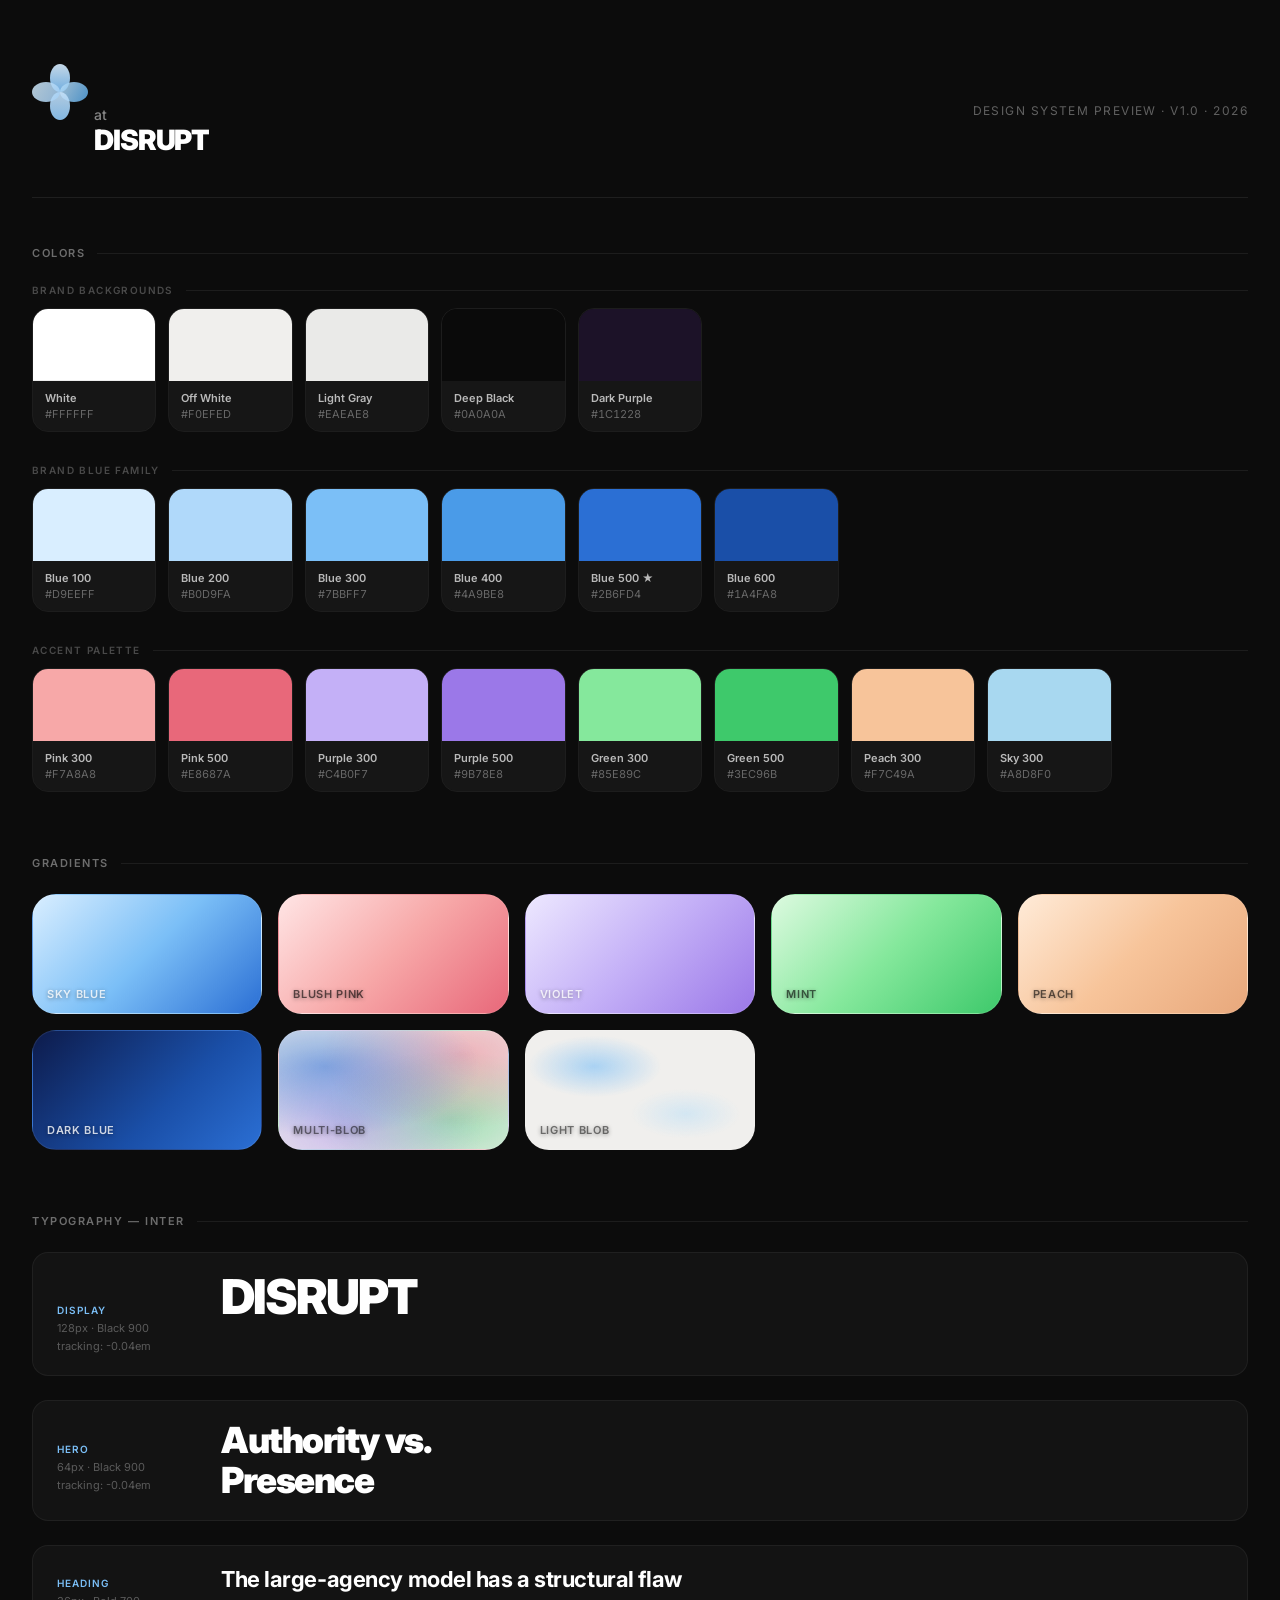
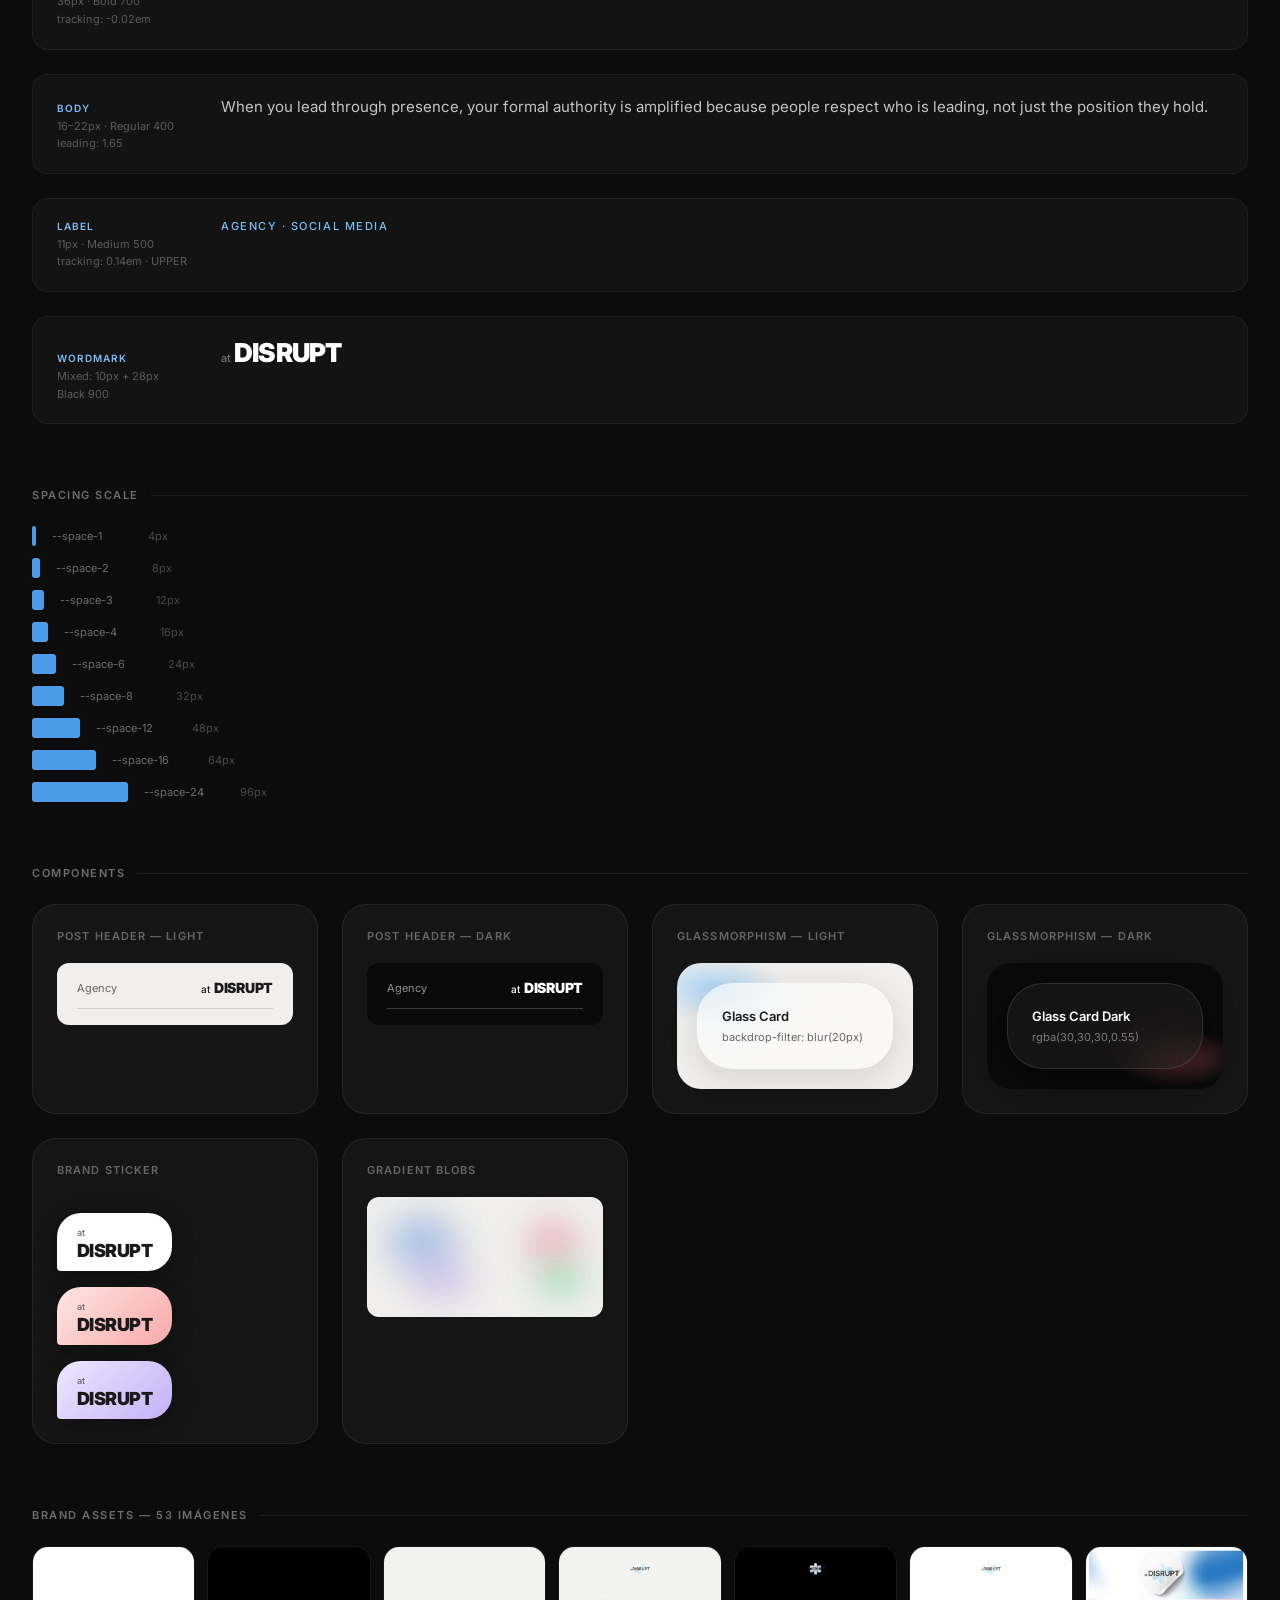
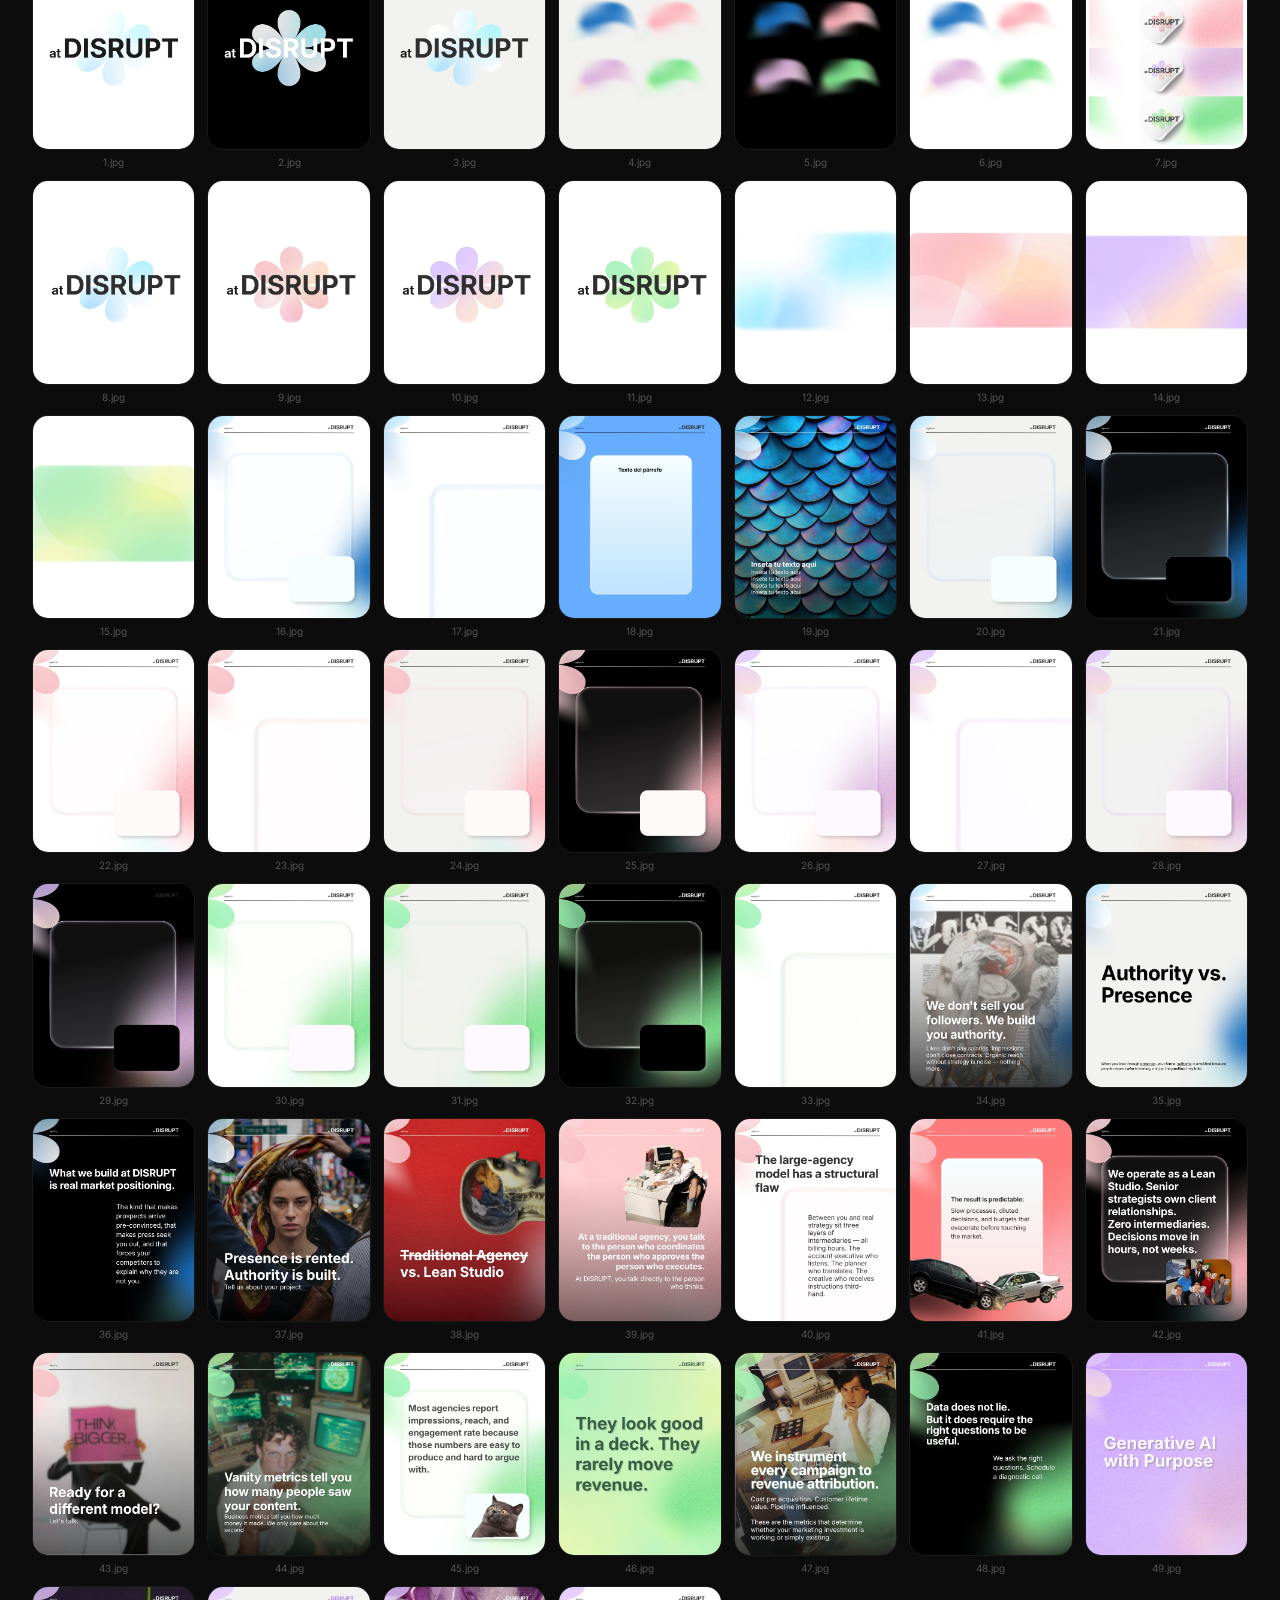
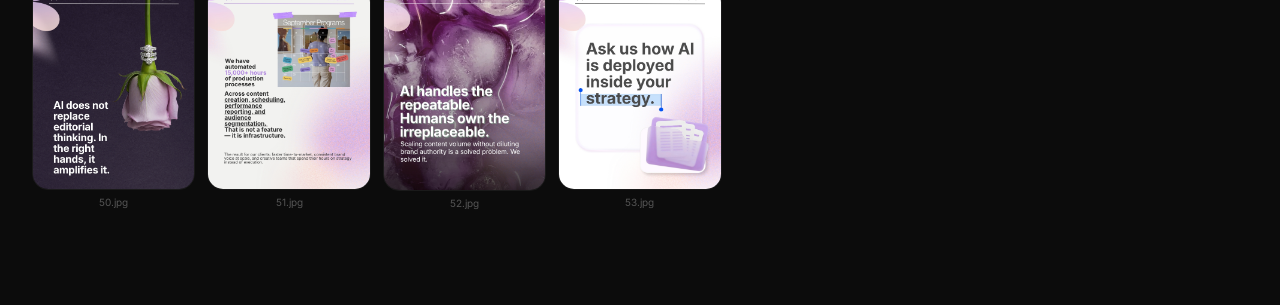
<file: preview/index.html>
<!DOCTYPE html>
<html lang="es">
<head>
  <meta charset="UTF-8">
  <meta name="viewport" content="width=device-width, initial-scale=1.0">
  <title>DISRUPT — Design System Preview</title>
  <link rel="preconnect" href="https://fonts.googleapis.com">
  <link href="https://fonts.googleapis.com/css2?family=Inter:wght@300;400;500;600;700;800;900&display=swap" rel="stylesheet">
  <link rel="stylesheet" href="../colors_and_type.css">
  <style>
    * { box-sizing: border-box; margin: 0; padding: 0; }
    body {
      font-family: var(--font-sans);
      background: #0C0C0C;
      color: var(--text-on-dark);
      min-height: 100vh;
      padding: var(--space-8);
    }

    /* ── LAYOUT ── */
    .ds-header {
      display: flex; align-items: center; justify-content: space-between;
      padding: var(--space-8) 0 var(--space-10);
      border-bottom: 1px solid rgba(255,255,255,0.08);
      margin-bottom: var(--space-12);
    }
    .ds-wordmark {
      display: flex; align-items: baseline; gap: 6px;
    }
    .ds-wordmark .at { font-size: 14px; font-weight: 500; color: rgba(255,255,255,0.5); }
    .ds-wordmark .brand { font-size: 28px; font-weight: 900; letter-spacing: -0.04em; color: white; }
    .ds-subtitle { font-size: 12px; color: rgba(255,255,255,0.35); letter-spacing: 0.12em; text-transform: uppercase; }

    .section { margin-bottom: var(--space-16); }
    .section-label {
      font-size: 11px; font-weight: 600; letter-spacing: 0.14em;
      text-transform: uppercase; color: rgba(255,255,255,0.4);
      margin-bottom: var(--space-6);
      display: flex; align-items: center; gap: 12px;
    }
    .section-label::after {
      content: ''; flex: 1; height: 1px; background: rgba(255,255,255,0.07);
    }

    /* ── COLORS ── */
    .color-grid { display: grid; grid-template-columns: repeat(auto-fill, minmax(120px, 1fr)); gap: var(--space-3); }
    .color-card {
      border-radius: var(--radius-md); overflow: hidden;
      border: 1px solid rgba(255,255,255,0.07);
    }
    .color-swatch { height: 72px; }
    .color-meta { padding: 10px 12px; background: rgba(255,255,255,0.04); }
    .color-name { font-size: 11px; font-weight: 600; color: rgba(255,255,255,0.7); margin-bottom: 2px; }
    .color-hex  { font-size: 11px; font-weight: 400; color: rgba(255,255,255,0.35); font-variant-numeric: tabular-nums; }

    /* ── GRADIENTS ── */
    .gradient-grid { display: grid; grid-template-columns: repeat(auto-fill, minmax(200px, 1fr)); gap: var(--space-4); }
    .gradient-card { border-radius: var(--radius-lg); height: 120px; position: relative; overflow: hidden; border: 1px solid rgba(255,255,255,0.08); }
    .gradient-card span {
      position: absolute; bottom: 12px; left: 14px;
      font-size: 11px; font-weight: 600; color: rgba(255,255,255,0.8);
      letter-spacing: 0.06em; text-transform: uppercase;
      text-shadow: 0 1px 4px rgba(0,0,0,0.4);
    }

    /* ── TYPOGRAPHY ── */
    .type-grid { display: flex; flex-direction: column; gap: var(--space-6); }
    .type-row {
      display: flex; align-items: baseline; gap: var(--space-6);
      padding: var(--space-5) var(--space-6);
      background: rgba(255,255,255,0.03); border-radius: var(--radius-md);
      border: 1px solid rgba(255,255,255,0.05);
    }
    .type-meta { min-width: 140px; }
    .type-tag  { font-size: 10px; font-weight: 600; letter-spacing: 0.1em; text-transform: uppercase; color: var(--blue-300); margin-bottom: 4px; }
    .type-spec { font-size: 11px; color: rgba(255,255,255,0.3); line-height: 1.6; }
    .type-sample { flex: 1; color: white; }

    /* ── COMPONENTS ── */
    .component-grid { display: grid; grid-template-columns: repeat(auto-fill, minmax(280px, 1fr)); gap: var(--space-6); }
    .component-card {
      background: rgba(255,255,255,0.04); border: 1px solid rgba(255,255,255,0.07);
      border-radius: var(--radius-lg); padding: var(--space-6);
    }
    .component-title { font-size: 11px; font-weight: 600; color: rgba(255,255,255,0.35); letter-spacing: 0.1em; text-transform: uppercase; margin-bottom: var(--space-5); }

    /* ── BRAND COMPONENTS ── */
    /* Post Header */
    .post-header {
      display: flex; align-items: center; justify-content: space-between;
      padding-bottom: 12px; border-bottom: 1px solid rgba(0,0,0,0.15);
    }
    .post-header.dark { border-bottom-color: rgba(255,255,255,0.2); }
    .post-label { font-size: 11px; color: #666; font-weight: 400; }
    .post-label.dark { color: rgba(255,255,255,0.55); }
    .post-logo  { font-size: 14px; font-weight: 900; letter-spacing: -0.02em; color: #1a1a1a; }
    .post-logo span { font-size: 10px; font-weight: 500; margin-right: 2px; color: #1a1a1a; }
    .post-logo.white { color: white; }
    .post-logo.white span { color: white; }

    /* Glass card demo */
    .glass-demo {
      background: rgba(255,255,255,0.55);
      backdrop-filter: blur(20px);
      border: 1px solid rgba(255,255,255,0.35);
      border-radius: var(--radius-xl);
      box-shadow: 0 8px 32px rgba(0,0,0,0.12);
      padding: var(--space-6);
      color: var(--text-primary);
    }
    .glass-demo-dark {
      background: rgba(30,30,30,0.55);
      backdrop-filter: blur(20px);
      border: 1px solid rgba(255,255,255,0.12);
      border-radius: var(--radius-xl);
      box-shadow: 0 8px 32px rgba(0,0,0,0.45);
      padding: var(--space-6);
    }

    /* Blob background demo */
    .blob-bg-light {
      background: var(--bg-off-white);
      background-image:
        radial-gradient(ellipse 45% 40% at 15% 20%, rgba(123,191,247,0.55) 0%, transparent 70%);
      border-radius: var(--radius-lg);
      padding: var(--space-5);
    }
    .blob-bg-dark {
      background: #0A0A0A;
      background-image:
        radial-gradient(ellipse 40% 35% at 80% 75%, rgba(232,104,122,0.4) 0%, transparent 65%);
      border-radius: var(--radius-lg);
      padding: var(--space-5);
    }

    /* Sticker badge */
    .sticker {
      display: inline-flex; flex-direction: column; align-items: center;
      background: white; border-radius: 24px 24px 24px 4px;
      padding: 14px 20px 10px;
      box-shadow: 0 6px 24px rgba(0,0,0,0.18), 0 2px 6px rgba(0,0,0,0.1);
      color: #1a1a1a;
    }
    .sticker .at { font-size: 9px; font-weight: 500; color: #666; align-self: flex-start; margin-bottom: 2px; }
    .sticker .brand { font-size: 18px; font-weight: 900; letter-spacing: -0.03em; }

    /* Spacing scale */
    .spacing-grid { display: flex; flex-direction: column; gap: 12px; }
    .spacing-row { display: flex; align-items: center; gap: 16px; }
    .spacing-bar { background: var(--blue-400); border-radius: 3px; height: 20px; }
    .spacing-label { font-size: 11px; color: rgba(255,255,255,0.4); min-width: 80px; }
    .spacing-val   { font-size: 11px; color: rgba(255,255,255,0.25); }

    /* ── FLOWER ICON ── */
    .flower {
      display: inline-block; position: relative; width: 56px; height: 56px;
    }
    .flower svg { width: 100%; height: 100%; }

    /* Asset gallery */
    .asset-grid { display: grid; grid-template-columns: repeat(auto-fill, minmax(150px, 1fr)); gap: var(--space-3); }
    .asset-thumb {
      border-radius: var(--radius-md); overflow: hidden; aspect-ratio: 4/5;
      border: 1px solid rgba(255,255,255,0.06);
      transition: transform 200ms var(--ease-out), box-shadow 200ms var(--ease-out);
    }
    .asset-thumb:hover { transform: scale(1.03); box-shadow: 0 8px 24px rgba(0,0,0,0.4); }
    .asset-thumb img { width: 100%; height: 100%; object-fit: cover; display: block; }
    .asset-label { font-size: 10px; color: rgba(255,255,255,0.3); margin-top: 6px; text-align: center; }
  </style>
</head>
<body>

<!-- HEADER -->
<header class="ds-header">
  <div class="ds-wordmark">
    <div class="flower">
      <svg viewBox="0 0 56 56" fill="none" xmlns="http://www.w3.org/2000/svg">
        <ellipse cx="28" cy="14" rx="10" ry="14" fill="url(#p1)" opacity="0.9"/>
        <ellipse cx="42" cy="28" rx="14" ry="10" fill="url(#p2)" opacity="0.85"/>
        <ellipse cx="28" cy="42" rx="10" ry="14" fill="url(#p3)" opacity="0.9"/>
        <ellipse cx="14" cy="28" rx="14" ry="10" fill="url(#p4)" opacity="0.85"/>
        <defs>
          <linearGradient id="p1" x1="28" y1="0" x2="28" y2="28" gradientUnits="userSpaceOnUse">
            <stop offset="0%" stop-color="#D9EEFF"/>
            <stop offset="100%" stop-color="#7BBFF7"/>
          </linearGradient>
          <linearGradient id="p2" x1="28" y1="20" x2="56" y2="36" gradientUnits="userSpaceOnUse">
            <stop offset="0%" stop-color="#B9DCF5"/>
            <stop offset="100%" stop-color="#5AAAE8"/>
          </linearGradient>
          <linearGradient id="p3" x1="28" y1="28" x2="28" y2="56" gradientUnits="userSpaceOnUse">
            <stop offset="0%" stop-color="#C5E0F7"/>
            <stop offset="100%" stop-color="#90CAF9"/>
          </linearGradient>
          <linearGradient id="p4" x1="0" y1="20" x2="28" y2="36" gradientUnits="userSpaceOnUse">
            <stop offset="0%" stop-color="#D0E8F8"/>
            <stop offset="100%" stop-color="#A3CFF5"/>
          </linearGradient>
        </defs>
      </svg>
    </div>
    <div>
      <div class="at">at</div>
      <div class="brand">DISRUPT</div>
    </div>
  </div>
  <div class="ds-subtitle">Design System Preview · v1.0 · 2026</div>
</header>

<!-- ══ 1. COLORS ══════════════════════════════════════════════════ -->
<section class="section" id="colors">
  <div class="section-label">Colors</div>

  <div class="section-label" style="font-size:10px;margin-bottom:12px;color:rgba(255,255,255,0.25);">Brand Backgrounds</div>
  <div class="color-grid" style="margin-bottom: var(--space-8);">
    <div class="color-card">
      <div class="color-swatch" style="background:#FFFFFF;border-bottom:1px solid #eee;"></div>
      <div class="color-meta"><div class="color-name">White</div><div class="color-hex">#FFFFFF</div></div>
    </div>
    <div class="color-card">
      <div class="color-swatch" style="background:#F0EFED;"></div>
      <div class="color-meta"><div class="color-name">Off White</div><div class="color-hex">#F0EFED</div></div>
    </div>
    <div class="color-card">
      <div class="color-swatch" style="background:#EAEAE8;"></div>
      <div class="color-meta"><div class="color-name">Light Gray</div><div class="color-hex">#EAEAE8</div></div>
    </div>
    <div class="color-card">
      <div class="color-swatch" style="background:#0A0A0A;"></div>
      <div class="color-meta"><div class="color-name">Deep Black</div><div class="color-hex">#0A0A0A</div></div>
    </div>
    <div class="color-card">
      <div class="color-swatch" style="background:#1C1228;"></div>
      <div class="color-meta"><div class="color-name">Dark Purple</div><div class="color-hex">#1C1228</div></div>
    </div>
  </div>

  <div class="section-label" style="font-size:10px;margin-bottom:12px;color:rgba(255,255,255,0.25);">Brand Blue Family</div>
  <div class="color-grid" style="margin-bottom: var(--space-8);">
    <div class="color-card"><div class="color-swatch" style="background:#D9EEFF;"></div><div class="color-meta"><div class="color-name">Blue 100</div><div class="color-hex">#D9EEFF</div></div></div>
    <div class="color-card"><div class="color-swatch" style="background:#B0D9FA;"></div><div class="color-meta"><div class="color-name">Blue 200</div><div class="color-hex">#B0D9FA</div></div></div>
    <div class="color-card"><div class="color-swatch" style="background:#7BBFF7;"></div><div class="color-meta"><div class="color-name">Blue 300</div><div class="color-hex">#7BBFF7</div></div></div>
    <div class="color-card"><div class="color-swatch" style="background:#4A9BE8;"></div><div class="color-meta"><div class="color-name">Blue 400</div><div class="color-hex">#4A9BE8</div></div></div>
    <div class="color-card"><div class="color-swatch" style="background:#2B6FD4;"></div><div class="color-meta"><div class="color-name">Blue 500 ★</div><div class="color-hex">#2B6FD4</div></div></div>
    <div class="color-card"><div class="color-swatch" style="background:#1A4FA8;"></div><div class="color-meta"><div class="color-name">Blue 600</div><div class="color-hex">#1A4FA8</div></div></div>
  </div>

  <div class="section-label" style="font-size:10px;margin-bottom:12px;color:rgba(255,255,255,0.25);">Accent Palette</div>
  <div class="color-grid">
    <div class="color-card"><div class="color-swatch" style="background:#F7A8A8;"></div><div class="color-meta"><div class="color-name">Pink 300</div><div class="color-hex">#F7A8A8</div></div></div>
    <div class="color-card"><div class="color-swatch" style="background:#E8687A;"></div><div class="color-meta"><div class="color-name">Pink 500</div><div class="color-hex">#E8687A</div></div></div>
    <div class="color-card"><div class="color-swatch" style="background:#C4B0F7;"></div><div class="color-meta"><div class="color-name">Purple 300</div><div class="color-hex">#C4B0F7</div></div></div>
    <div class="color-card"><div class="color-swatch" style="background:#9B78E8;"></div><div class="color-meta"><div class="color-name">Purple 500</div><div class="color-hex">#9B78E8</div></div></div>
    <div class="color-card"><div class="color-swatch" style="background:#85E89C;"></div><div class="color-meta"><div class="color-name">Green 300</div><div class="color-hex">#85E89C</div></div></div>
    <div class="color-card"><div class="color-swatch" style="background:#3EC96B;"></div><div class="color-meta"><div class="color-name">Green 500</div><div class="color-hex">#3EC96B</div></div></div>
    <div class="color-card"><div class="color-swatch" style="background:#F7C49A;"></div><div class="color-meta"><div class="color-name">Peach 300</div><div class="color-hex">#F7C49A</div></div></div>
    <div class="color-card"><div class="color-swatch" style="background:#A8D8F0;"></div><div class="color-meta"><div class="color-name">Sky 300</div><div class="color-hex">#A8D8F0</div></div></div>
  </div>
</section>

<!-- ══ 2. GRADIENTS ══════════════════════════════════════════════ -->
<section class="section" id="gradients">
  <div class="section-label">Gradients</div>
  <div class="gradient-grid">
    <div class="gradient-card" style="background: linear-gradient(135deg, #D9EEFF 0%, #7BBFF7 50%, #2B6FD4 100%);">
      <span>Sky Blue</span>
    </div>
    <div class="gradient-card" style="background: linear-gradient(135deg, #FFE5E5 0%, #F7A8A8 50%, #E8687A 100%);">
      <span style="color:rgba(0,0,0,0.6);">Blush Pink</span>
    </div>
    <div class="gradient-card" style="background: linear-gradient(135deg, #EDE8FF 0%, #C4B0F7 50%, #9B78E8 100%);">
      <span>Violet</span>
    </div>
    <div class="gradient-card" style="background: linear-gradient(135deg, #DDFAE0 0%, #85E89C 50%, #3EC96B 100%);">
      <span style="color:rgba(0,0,0,0.6);">Mint</span>
    </div>
    <div class="gradient-card" style="background: linear-gradient(135deg, #FFEBD8 0%, #F7C49A 50%, #E8A87C 100%);">
      <span style="color:rgba(0,0,0,0.6);">Peach</span>
    </div>
    <div class="gradient-card" style="background: linear-gradient(135deg, #0D1B4B 0%, #1A4FA8 60%, #2B6FD4 100%);">
      <span>Dark Blue</span>
    </div>
    <div class="gradient-card" style="background: radial-gradient(ellipse at 20% 30%, rgba(43,111,212,0.55) 0%, transparent 60%), radial-gradient(ellipse at 80% 20%, rgba(232,104,122,0.45) 0%, transparent 55%), radial-gradient(ellipse at 30% 80%, rgba(155,120,232,0.45) 0%, transparent 60%), radial-gradient(ellipse at 75% 75%, rgba(62,201,107,0.45) 0%, transparent 55%), #F0EFED;">
      <span style="color:rgba(0,0,0,0.5);">Multi-blob</span>
    </div>
    <div class="gradient-card" style="background: radial-gradient(ellipse 45% 40% at 30% 30%, rgba(123,191,247,0.6) 0%, transparent 65%), radial-gradient(ellipse 40% 35% at 70% 70%, rgba(183,222,248,0.5) 0%, transparent 60%), #F0EFED;">
      <span style="color:rgba(0,0,0,0.5);">Light Blob</span>
    </div>
  </div>
</section>

<!-- ══ 3. TYPOGRAPHY ══════════════════════════════════════════════ -->
<section class="section" id="typography">
  <div class="section-label">Typography — Inter</div>
  <div class="type-grid">
    <div class="type-row">
      <div class="type-meta">
        <div class="type-tag">Display</div>
        <div class="type-spec">128px · Black 900<br>tracking: -0.04em</div>
      </div>
      <div class="type-sample" style="font-size:48px;font-weight:900;letter-spacing:-0.04em;line-height:1.0;">DISRUPT</div>
    </div>
    <div class="type-row">
      <div class="type-meta">
        <div class="type-tag">Hero</div>
        <div class="type-spec">64px · Black 900<br>tracking: -0.04em</div>
      </div>
      <div class="type-sample" style="font-size:36px;font-weight:900;letter-spacing:-0.04em;line-height:1.1;">Authority vs.<br>Presence</div>
    </div>
    <div class="type-row">
      <div class="type-meta">
        <div class="type-tag">Heading</div>
        <div class="type-spec">36px · Bold 700<br>tracking: -0.02em</div>
      </div>
      <div class="type-sample" style="font-size:22px;font-weight:700;letter-spacing:-0.02em;">The large-agency model has a structural flaw</div>
    </div>
    <div class="type-row">
      <div class="type-meta">
        <div class="type-tag">Body</div>
        <div class="type-spec">16–22px · Regular 400<br>leading: 1.65</div>
      </div>
      <div class="type-sample" style="font-size:15px;font-weight:400;line-height:1.65;color:rgba(255,255,255,0.75);">When you lead through presence, your formal authority is amplified because people respect who is leading, not just the position they hold.</div>
    </div>
    <div class="type-row">
      <div class="type-meta">
        <div class="type-tag">Label</div>
        <div class="type-spec">11px · Medium 500<br>tracking: 0.14em · UPPER</div>
      </div>
      <div class="type-sample" style="font-size:11px;font-weight:500;letter-spacing:0.14em;text-transform:uppercase;color:var(--blue-300);">Agency · Social Media</div>
    </div>
    <div class="type-row">
      <div class="type-meta">
        <div class="type-tag">Wordmark</div>
        <div class="type-spec">Mixed: 10px + 28px<br>Black 900</div>
      </div>
      <div class="type-sample">
        <span style="font-size:11px;font-weight:500;color:rgba(255,255,255,0.4);">at </span>
        <span style="font-size:26px;font-weight:900;letter-spacing:-0.03em;">DISRUPT</span>
      </div>
    </div>
  </div>
</section>

<!-- ══ 4. SPACING ════════════════════════════════════════════════ -->
<section class="section" id="spacing">
  <div class="section-label">Spacing Scale</div>
  <div class="spacing-grid">
    <div class="spacing-row"><div class="spacing-bar" style="width:4px;"></div><div class="spacing-label">--space-1</div><div class="spacing-val">4px</div></div>
    <div class="spacing-row"><div class="spacing-bar" style="width:8px;"></div><div class="spacing-label">--space-2</div><div class="spacing-val">8px</div></div>
    <div class="spacing-row"><div class="spacing-bar" style="width:12px;"></div><div class="spacing-label">--space-3</div><div class="spacing-val">12px</div></div>
    <div class="spacing-row"><div class="spacing-bar" style="width:16px;"></div><div class="spacing-label">--space-4</div><div class="spacing-val">16px</div></div>
    <div class="spacing-row"><div class="spacing-bar" style="width:24px;"></div><div class="spacing-label">--space-6</div><div class="spacing-val">24px</div></div>
    <div class="spacing-row"><div class="spacing-bar" style="width:32px;"></div><div class="spacing-label">--space-8</div><div class="spacing-val">32px</div></div>
    <div class="spacing-row"><div class="spacing-bar" style="width:48px;"></div><div class="spacing-label">--space-12</div><div class="spacing-val">48px</div></div>
    <div class="spacing-row"><div class="spacing-bar" style="width:64px;"></div><div class="spacing-label">--space-16</div><div class="spacing-val">64px</div></div>
    <div class="spacing-row"><div class="spacing-bar" style="width:96px;"></div><div class="spacing-label">--space-24</div><div class="spacing-val">96px</div></div>
  </div>
</section>

<!-- ══ 5. COMPONENTS ════════════════════════════════════════════ -->
<section class="section" id="components">
  <div class="section-label">Components</div>
  <div class="component-grid">

    <!-- Post Header Light -->
    <div class="component-card">
      <div class="component-title">Post Header — Light</div>
      <div style="background:#F0EFED;border-radius:12px;padding:16px 20px;">
        <div class="post-header">
          <span class="post-label">Agency</span>
          <span class="post-logo"><span>at </span>DISRUPT</span>
        </div>
      </div>
    </div>

    <!-- Post Header Dark -->
    <div class="component-card">
      <div class="component-title">Post Header — Dark</div>
      <div style="background:#0A0A0A;border-radius:12px;padding:16px 20px;">
        <div class="post-header dark">
          <span class="post-label dark">Agency</span>
          <span class="post-logo white"><span>at </span>DISRUPT</span>
        </div>
      </div>
    </div>

    <!-- Glass Card Light -->
    <div class="component-card">
      <div class="component-title">Glassmorphism — Light</div>
      <div class="blob-bg-light">
        <div class="glass-demo">
          <div style="font-size:13px;font-weight:600;color:#1a1a1a;margin-bottom:6px;">Glass Card</div>
          <div style="font-size:11px;color:#666;">backdrop-filter: blur(20px)</div>
        </div>
      </div>
    </div>

    <!-- Glass Card Dark -->
    <div class="component-card">
      <div class="component-title">Glassmorphism — Dark</div>
      <div class="blob-bg-dark">
        <div class="glass-demo-dark">
          <div style="font-size:13px;font-weight:600;color:white;margin-bottom:6px;">Glass Card Dark</div>
          <div style="font-size:11px;color:rgba(255,255,255,0.45);">rgba(30,30,30,0.55)</div>
        </div>
      </div>
    </div>

    <!-- Sticker -->
    <div class="component-card" style="display:flex;flex-direction:column;align-items:flex-start;gap:16px;">
      <div class="component-title">Brand Sticker</div>
      <div style="display:flex;gap:16px;flex-wrap:wrap;">
        <div class="sticker">
          <span class="at">at</span>
          <span class="brand">DISRUPT</span>
        </div>
        <div class="sticker" style="background:linear-gradient(135deg,#FFE5E5,#F7A8A8);">
          <span class="at">at</span>
          <span class="brand">DISRUPT</span>
        </div>
        <div class="sticker" style="background:linear-gradient(135deg,#EDE8FF,#C4B0F7);">
          <span class="at">at</span>
          <span class="brand">DISRUPT</span>
        </div>
      </div>
    </div>

    <!-- Color Blob Blobs -->
    <div class="component-card">
      <div class="component-title">Gradient Blobs</div>
      <div style="height:120px;border-radius:12px;overflow:hidden;background:#F0EFED;position:relative;">
        <div style="position:absolute;width:100px;height:80px;top:5px;left:5px;border-radius:50%;background:radial-gradient(ellipse,rgba(43,111,212,0.5) 0%,transparent 70%);filter:blur(16px);"></div>
        <div style="position:absolute;width:80px;height:70px;top:10px;right:10px;border-radius:50%;background:radial-gradient(ellipse,rgba(232,104,122,0.5) 0%,transparent 70%);filter:blur(14px);"></div>
        <div style="position:absolute;width:90px;height:65px;bottom:5px;left:30px;border-radius:50%;background:radial-gradient(ellipse,rgba(155,120,232,0.45) 0%,transparent 70%);filter:blur(16px);"></div>
        <div style="position:absolute;width:75px;height:60px;bottom:8px;right:5px;border-radius:50%;background:radial-gradient(ellipse,rgba(62,201,107,0.45) 0%,transparent 70%);filter:blur(14px);"></div>
      </div>
    </div>

  </div>
</section>

<!-- ══ 6. BRAND ASSETS ══════════════════════════════════════════ -->
<section class="section" id="brand-assets">
  <div class="section-label">Brand Assets — 53 Imágenes</div>
  <div class="asset-grid" id="assetGrid"></div>
</section>

<script>
  // Render asset thumbnails
  const grid = document.getElementById('assetGrid');
  const assetNums = [...Array(53).keys()].map(i => i + 1).filter(n => n !== 0);
  // Fill 1-53 (no 0)
  for (let n = 1; n <= 53; n++) {
    const wrap = document.createElement('div');
    const thumb = document.createElement('div');
    thumb.className = 'asset-thumb';
    const img = document.createElement('img');
    img.src = `../assets/brand/${n}.jpg`;
    img.alt = `Asset ${n}`;
    img.loading = 'lazy';
    thumb.appendChild(img);
    const lbl = document.createElement('div');
    lbl.className = 'asset-label';
    lbl.textContent = `${n}.jpg`;
    wrap.appendChild(thumb);
    wrap.appendChild(lbl);
    grid.appendChild(wrap);
  }
</script>

</body>
</html>
</file>
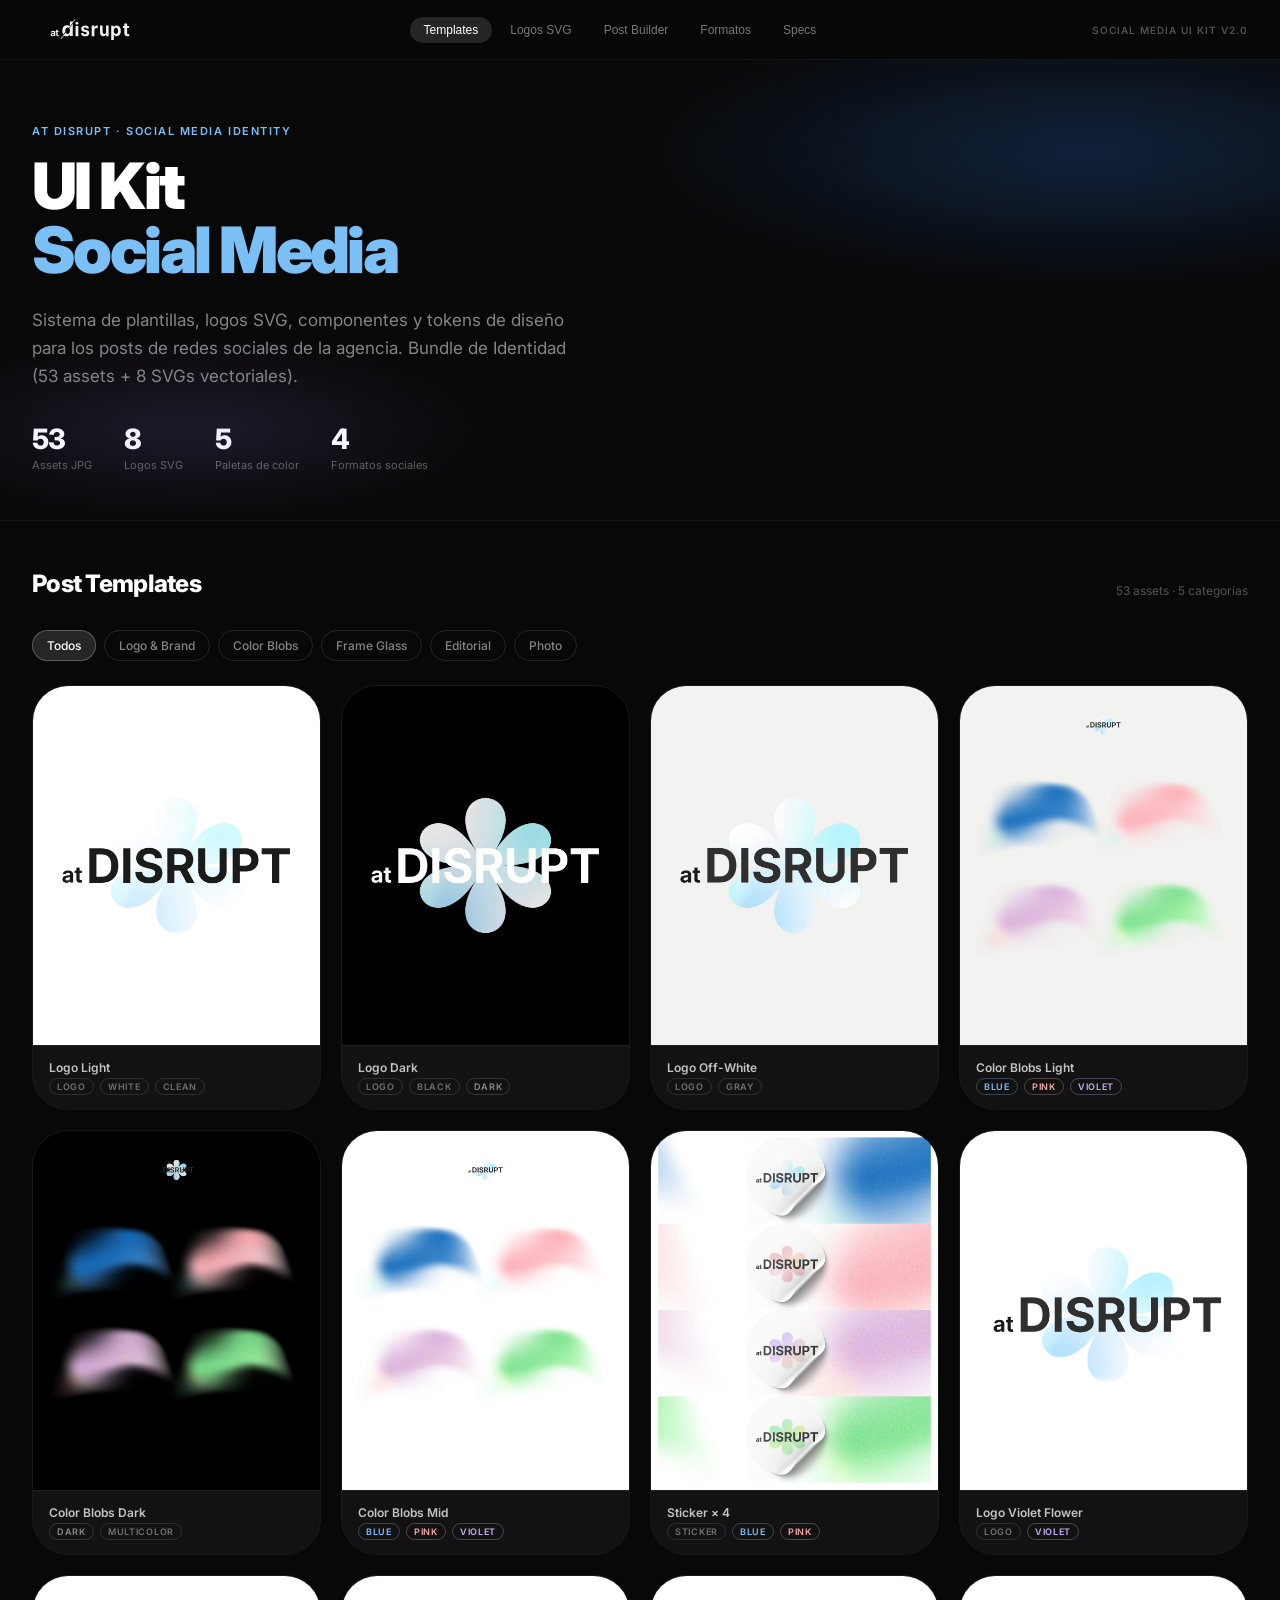
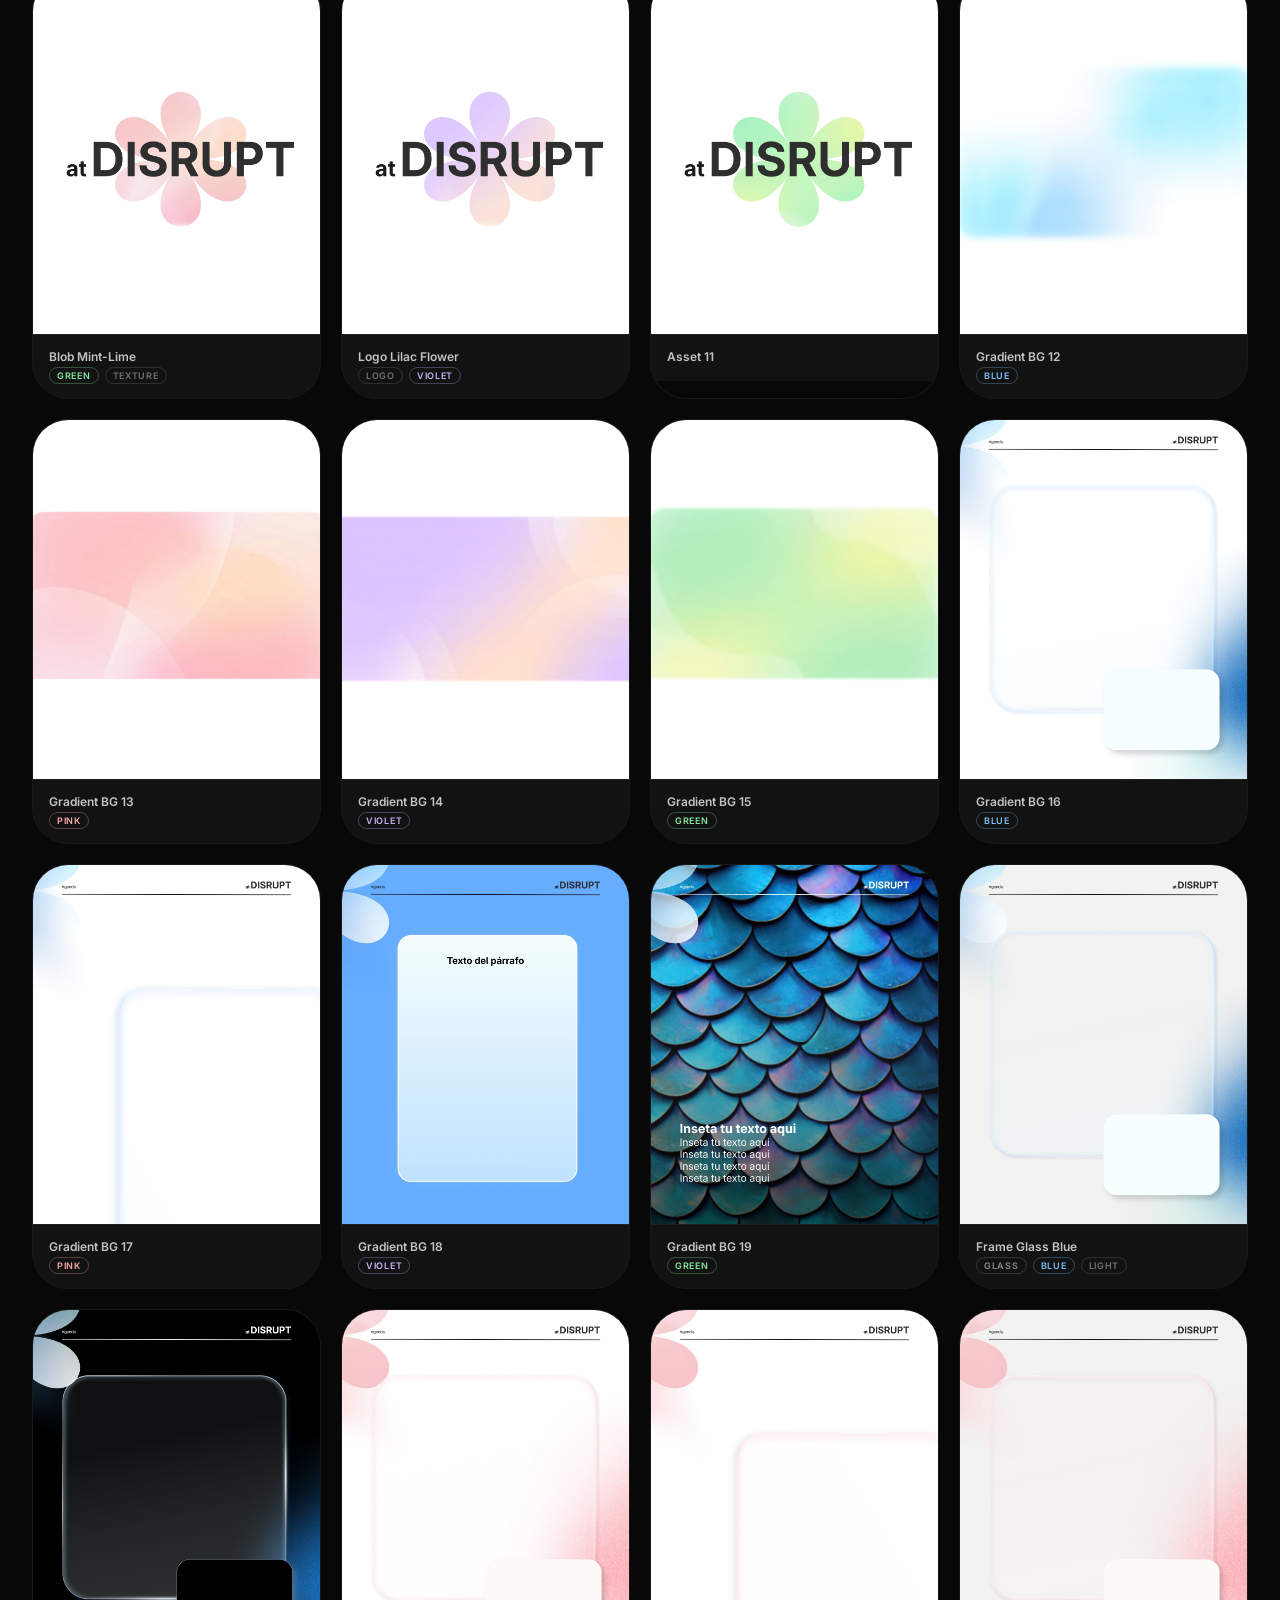
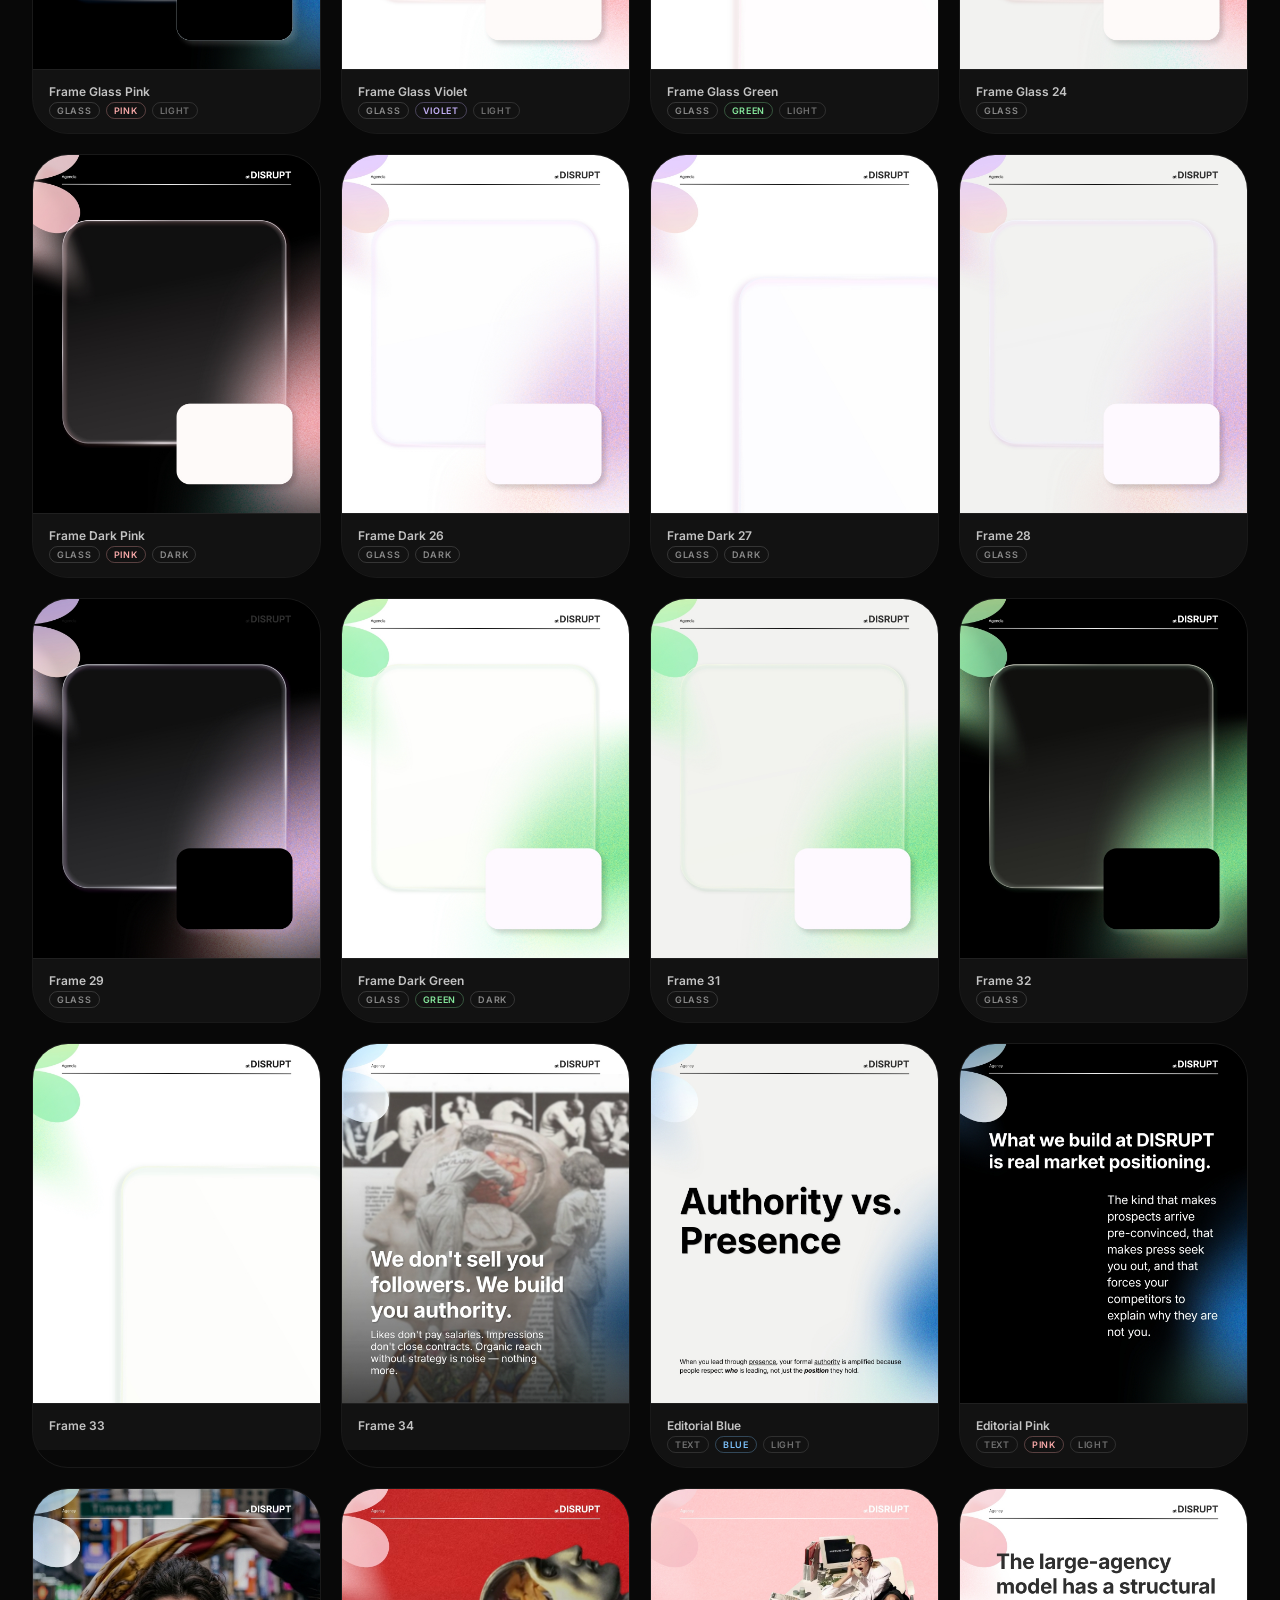
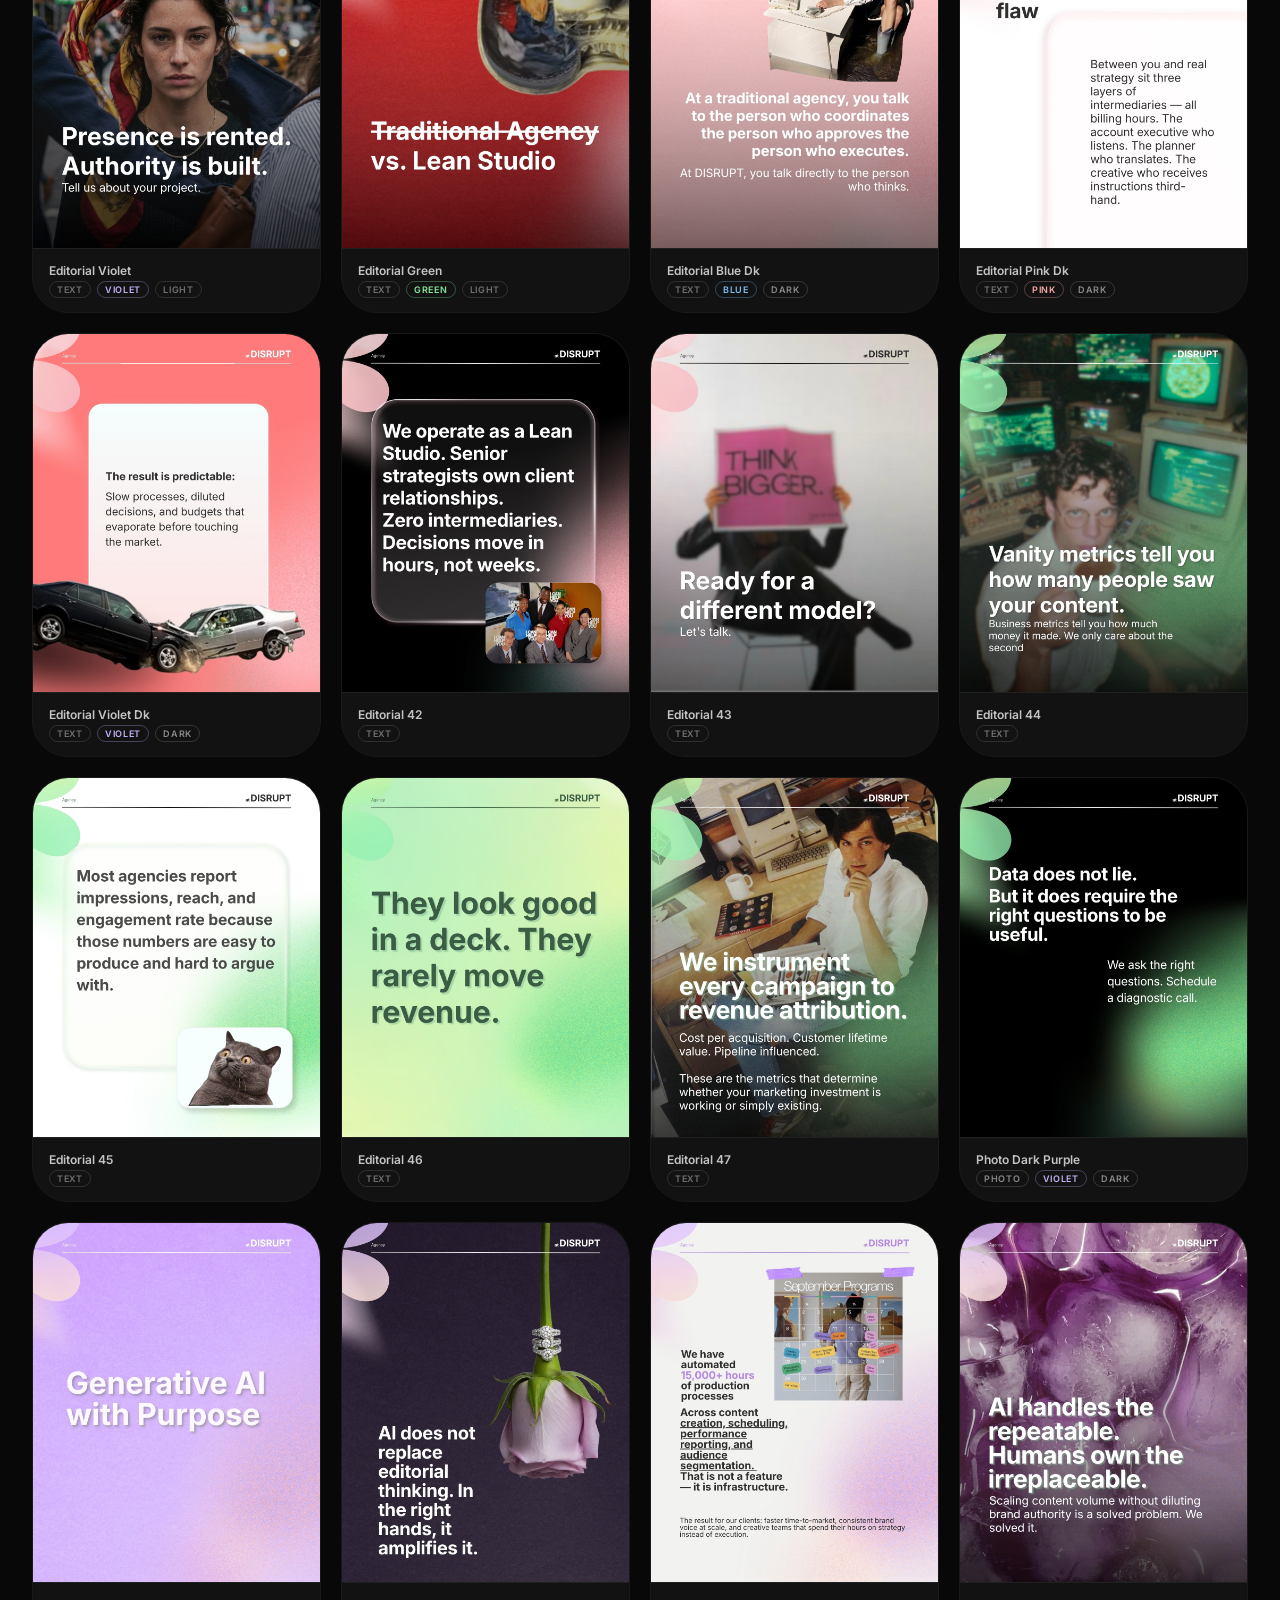
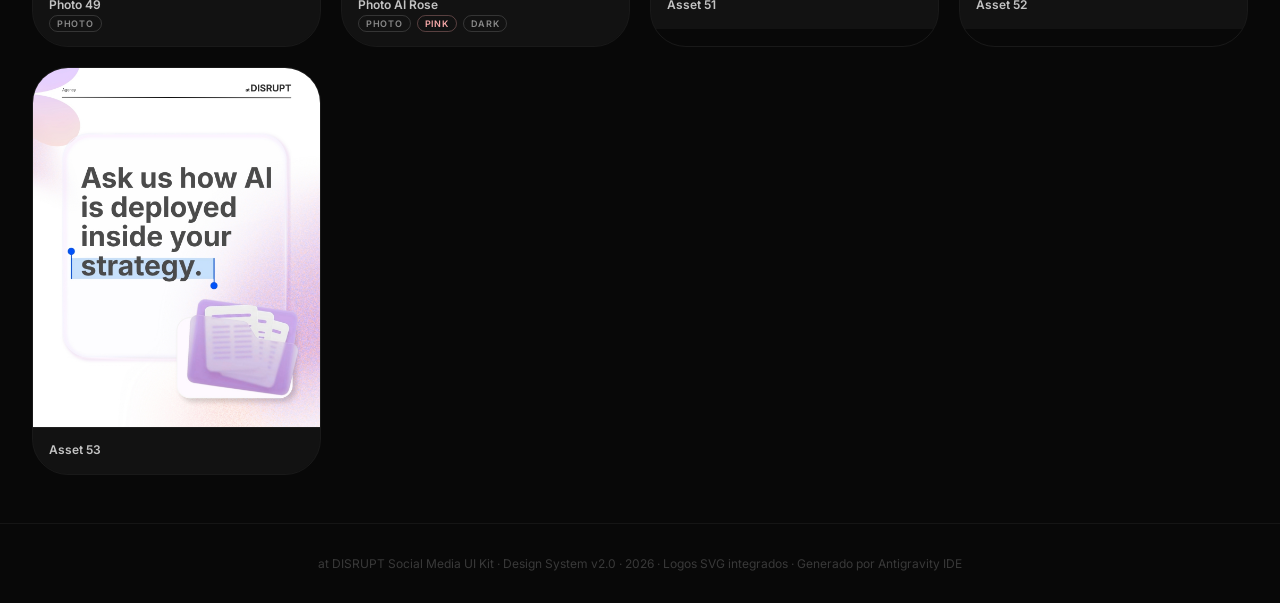
<file: ui_kits/social_media/index.html>
<!DOCTYPE html>
<html lang="es">
<head>
  <meta charset="UTF-8">
  <meta name="viewport" content="width=device-width, initial-scale=1.0">
  <title>DISRUPT — Social Media UI Kit</title>
  <meta name="description" content="UI Kit completo para Social Media de la agencia at DISRUPT — Templates, componentes, logos SVG y especificaciones.">
  <link rel="preconnect" href="https://fonts.googleapis.com">
  <link href="https://fonts.googleapis.com/css2?family=Inter:wght@300;400;500;600;700;800;900&display=swap" rel="stylesheet">
  <link rel="stylesheet" href="../../colors_and_type.css">
  <style>
    /* ── RESET & BASE ── */
    *, *::before, *::after { box-sizing: border-box; margin: 0; padding: 0; }
    html { font-size: 16px; -webkit-font-smoothing: antialiased; scroll-behavior: smooth; }
    body {
      font-family: var(--font-sans);
      background: #080808;
      color: white;
      min-height: 100vh;
    }

    /* ── NAV ── */
    .nav {
      position: sticky; top: 0; z-index: 100;
      background: rgba(8,8,8,0.92);
      backdrop-filter: blur(20px);
      border-bottom: 1px solid rgba(255,255,255,0.06);
      padding: 0 var(--space-8);
      display: flex; align-items: center; justify-content: space-between;
      height: 60px;
    }
    .nav-logo {
      display: flex; align-items: center; gap: 0;
      text-decoration: none; color: inherit;
      height: 36px;
    }
    .nav-logo img {
      height: 28px; width: auto;
      filter: invert(1);
      opacity: 0.95;
    }
    .nav-logo .nav-logo-text {
      display: flex; align-items: baseline; gap: 5px;
    }
    .nav-logo .at  { font-size: 11px; font-weight: 500; color: rgba(255,255,255,0.4); }
    .nav-logo .brand { font-size: 20px; font-weight: 900; letter-spacing: -0.03em; }
    .nav-badge { font-size: 10px; font-weight: 600; letter-spacing: 0.1em; text-transform: uppercase; color: rgba(255,255,255,0.3); }
    .nav-tabs { display: flex; gap: 4px; }
    .nav-tab {
      padding: 6px 14px; border-radius: 999px; font-size: 12px; font-weight: 500;
      color: rgba(255,255,255,0.45); cursor: pointer; transition: all 200ms;
      border: none; background: transparent;
    }
    .nav-tab:hover { color: white; background: rgba(255,255,255,0.07); }
    .nav-tab.active { color: white; background: rgba(255,255,255,0.12); }

    /* ── HERO ── */
    .hero {
      padding: var(--space-16) var(--space-8) var(--space-12);
      position: relative; overflow: hidden;
    }
    .hero::before {
      content: '';
      position: absolute; inset: 0;
      background:
        radial-gradient(ellipse 60% 50% at 85% 20%, rgba(43,111,212,0.25) 0%, transparent 60%),
        radial-gradient(ellipse 40% 35% at 15% 80%, rgba(155,120,232,0.15) 0%, transparent 60%);
      pointer-events: none;
    }
    .hero-eyebrow { font-size: 11px; font-weight: 600; letter-spacing: 0.14em; text-transform: uppercase; color: var(--blue-300); margin-bottom: var(--space-4); }
    .hero-title { font-size: clamp(36px, 5vw, 72px); font-weight: 900; letter-spacing: -0.04em; line-height: 1.0; margin-bottom: var(--space-6); }
    .hero-title span { color: var(--blue-300); }
    .hero-desc { font-size: 17px; color: rgba(255,255,255,0.5); max-width: 560px; line-height: 1.65; margin-bottom: var(--space-8); }
    .hero-stats { display: flex; gap: var(--space-8); }
    .stat-val { font-size: 28px; font-weight: 800; letter-spacing: -0.03em; color: white; }
    .stat-lbl { font-size: 11px; color: rgba(255,255,255,0.35); margin-top: 2px; }

    /* ── SECTION WRAPPER ── */
    .section-wrap { padding: var(--space-12) var(--space-8); border-top: 1px solid rgba(255,255,255,0.05); }
    .section-head { display: flex; align-items: flex-end; justify-content: space-between; margin-bottom: var(--space-8); }
    .section-title { font-size: 24px; font-weight: 800; letter-spacing: -0.03em; }
    .section-count { font-size: 12px; color: rgba(255,255,255,0.3); }

    /* ── POST TEMPLATES GRID ── */
    .templates-grid { display: grid; grid-template-columns: repeat(auto-fill, minmax(260px, 1fr)); gap: var(--space-5); }
    .template-card {
      border-radius: var(--radius-xl); overflow: hidden; position: relative;
      cursor: pointer; transition: transform 200ms var(--ease-out), box-shadow 200ms var(--ease-out);
      border: 1px solid rgba(255,255,255,0.07);
    }
    .template-card:hover { transform: translateY(-4px) scale(1.01); box-shadow: 0 20px 60px rgba(0,0,0,0.5); }
    .template-inner { aspect-ratio: 4/5; position: relative; overflow: hidden; }
    .template-inner img { width: 100%; height: 100%; object-fit: cover; }
    .template-meta {
      padding: 14px 16px;
      background: rgba(255,255,255,0.04);
      border-top: 1px solid rgba(255,255,255,0.06);
    }
    .template-name { font-size: 12px; font-weight: 600; color: rgba(255,255,255,0.75); margin-bottom: 3px; }
    .template-tags { display: flex; gap: 6px; flex-wrap: wrap; }
    .tag {
      font-size: 9px; font-weight: 600; letter-spacing: 0.08em; text-transform: uppercase;
      padding: 2px 7px; border-radius: 999px;
      border: 1px solid rgba(255,255,255,0.12); color: rgba(255,255,255,0.4);
    }
    .tag.blue   { border-color: rgba(123,191,247,0.3); color: var(--blue-300); }
    .tag.pink   { border-color: rgba(247,168,168,0.3); color: var(--pink-300); }
    .tag.violet { border-color: rgba(196,176,247,0.3); color: var(--purple-300); }
    .tag.green  { border-color: rgba(133,232,156,0.3); color: var(--green-300); }
    .tag.dark   { border-color: rgba(255,255,255,0.15); color: rgba(255,255,255,0.5); }

    /* ── LIVE POST BUILDER ── */
    .builder-wrap {
      display: grid; grid-template-columns: 1fr 360px; gap: var(--space-8);
      align-items: start;
    }
    .post-canvas-wrap { position: sticky; top: 80px; }
    .post-canvas {
      width: 100%; max-width: 400px; aspect-ratio: 4/5;
      border-radius: var(--radius-xl); overflow: hidden; position: relative;
      transition: all 400ms var(--ease-inout);
      box-shadow: 0 24px 80px rgba(0,0,0,0.5);
    }
    .post-bg { position: absolute; inset: 0; transition: all 400ms; }
    .post-blob-tl {
      position: absolute; width: 55%; height: 50%; top: -10%; left: -10%;
      border-radius: 50%;
      filter: blur(40px); opacity: 0.7; transition: all 400ms;
    }
    .post-blob-br {
      position: absolute; width: 50%; height: 45%; bottom: -5%; right: -5%;
      border-radius: 50%;
      filter: blur(35px); opacity: 0.6; transition: all 400ms;
    }
    .post-header-bar {
      position: relative; z-index: 10;
      display: flex; align-items: center; justify-content: space-between;
      padding: 18px 22px 12px;
      border-bottom: 1px solid rgba(0,0,0,0.12);
    }
    .post-header-bar.dark { border-bottom-color: rgba(255,255,255,0.15); }
    .post-header-label { font-size: 10px; font-weight: 400; }
    .post-header-logo  { font-size: 13px; font-weight: 900; letter-spacing: -0.02em; }
    .post-header-logo .at { font-size: 9px; font-weight: 500; margin-right: 2px; }
    /* SVG logo inside post */
    .post-header-svg {
      height: 18px; width: auto;
      transition: filter 400ms;
    }
    .post-content {
      position: relative; z-index: 10;
      padding: 20px 22px;
      flex: 1; display: flex; flex-direction: column; justify-content: center;
      height: calc(100% - 60px);
    }
    .post-glass-frame {
      border-radius: 24px;
      padding: 20px;
      margin-bottom: 16px;
      flex: 1;
      transition: all 400ms;
    }
    .post-tagline {
      border-radius: 16px;
      padding: 14px 18px;
      font-size: 13px;
      line-height: 1.55;
      transition: all 400ms;
    }
    .post-headline {
      font-size: clamp(18px, 4vw, 28px);
      font-weight: 900;
      letter-spacing: -0.04em;
      line-height: 1.05;
      padding: 0 22px;
      margin-top: auto;
      margin-bottom: 18px;
      position: relative; z-index: 10;
      transition: color 300ms;
    }

    /* Controls Panel */
    .controls { display: flex; flex-direction: column; gap: var(--space-5); }
    .control-group { background: rgba(255,255,255,0.04); border: 1px solid rgba(255,255,255,0.07); border-radius: var(--radius-lg); padding: var(--space-5); }
    .ctrl-label { font-size: 10px; font-weight: 600; letter-spacing: 0.1em; text-transform: uppercase; color: rgba(255,255,255,0.4); margin-bottom: var(--space-4); }
    .ctrl-row { display: flex; gap: 8px; flex-wrap: wrap; }
    .ctrl-btn {
      padding: 7px 14px; border-radius: 999px; font-size: 12px; font-weight: 500;
      border: 1px solid rgba(255,255,255,0.12); background: transparent; color: rgba(255,255,255,0.5);
      cursor: pointer; transition: all 150ms; font-family: var(--font-sans);
    }
    .ctrl-btn:hover { border-color: rgba(255,255,255,0.25); color: white; }
    .ctrl-btn.active { background: rgba(255,255,255,0.12); border-color: rgba(255,255,255,0.25); color: white; }
    .ctrl-btn.blue-active   { background: rgba(43,111,212,0.2); border-color: var(--blue-400); color: var(--blue-300); }
    .ctrl-btn.pink-active   { background: rgba(232,104,122,0.2); border-color: var(--pink-300); color: var(--pink-300); }
    .ctrl-btn.violet-active { background: rgba(155,120,232,0.2); border-color: var(--purple-300); color: var(--purple-300); }
    .ctrl-btn.green-active  { background: rgba(62,201,107,0.2); border-color: var(--green-300); color: var(--green-300); }
    .ctrl-input {
      width: 100%; background: rgba(255,255,255,0.06); border: 1px solid rgba(255,255,255,0.1);
      border-radius: 10px; padding: 10px 14px; color: white; font-family: var(--font-sans);
      font-size: 13px; font-weight: 600; resize: none; outline: none;
      transition: border-color 150ms;
    }
    .ctrl-input:focus { border-color: rgba(43,111,212,0.5); }
    .color-dot {
      width: 28px; height: 28px; border-radius: 50%; cursor: pointer;
      border: 2px solid transparent; transition: all 150ms;
    }
    .color-dot:hover, .color-dot.selected { border-color: white; transform: scale(1.15); }

    /* ── FORMAT TOKENS ── */
    .format-grid { display: grid; grid-template-columns: repeat(2, 1fr); gap: 12px; }
    .format-card {
      background: rgba(255,255,255,0.04); border: 1px solid rgba(255,255,255,0.07);
      border-radius: var(--radius-md); padding: 16px;
    }
    .format-name { font-size: 13px; font-weight: 700; margin-bottom: 6px; }
    .format-dim  { font-size: 11px; color: rgba(255,255,255,0.35); margin-bottom: 10px; }
    .format-ratio {
      display: flex; gap: 8px; align-items: center;
    }
    .format-vis {
      background: rgba(43,111,212,0.25); border: 1px solid rgba(43,111,212,0.4);
      border-radius: 4px;
    }

    /* ── LOGOS SVG SECTION ── */
    .logos-grid {
      display: grid;
      grid-template-columns: repeat(auto-fill, minmax(320px, 1fr));
      gap: 20px;
    }
    .logo-card {
      border-radius: var(--radius-xl);
      border: 1px solid rgba(255,255,255,0.08);
      overflow: hidden;
      transition: transform 200ms, box-shadow 200ms;
      cursor: default;
    }
    .logo-card:hover {
      transform: translateY(-3px);
      box-shadow: 0 16px 48px rgba(0,0,0,0.4);
    }
    .logo-preview {
      padding: 40px 48px;
      display: flex; align-items: center; justify-content: center;
      min-height: 160px;
    }
    .logo-preview img {
      max-width: 100%; max-height: 120px; width: auto; height: auto;
    }
    /* Preview backgrounds */
    .logo-preview.bg-dark     { background: #0A0A0A; }
    .logo-preview.bg-light    { background: #F0EFED; }
    .logo-preview.bg-white    { background: #FFFFFF; }
    .logo-preview.bg-blue     { background: linear-gradient(135deg, #D9EEFF 0%, #7BBFF7 100%); }
    .logo-preview.bg-pink     { background: linear-gradient(135deg, #FFE8E8 0%, #F7A8A8 100%); }
    .logo-preview.bg-violet   { background: linear-gradient(135deg, #EDE8FF 0%, #C4B0F7 100%); }
    .logo-preview.bg-green    { background: linear-gradient(135deg, #E8FFE8 0%, #85E89C 100%); }
    .logo-preview.bg-checker  {
      background-image: linear-gradient(45deg, #2a2a2a 25%, transparent 25%),
                        linear-gradient(-45deg, #2a2a2a 25%, transparent 25%),
                        linear-gradient(45deg, transparent 75%, #2a2a2a 75%),
                        linear-gradient(-45deg, transparent 75%, #2a2a2a 75%);
      background-size: 20px 20px;
      background-position: 0 0, 0 10px, 10px -10px, -10px 0px;
      background-color: #1a1a1a;
    }
    .logo-card-meta {
      padding: 16px 20px;
      background: rgba(255,255,255,0.03);
      border-top: 1px solid rgba(255,255,255,0.06);
    }
    .logo-card-name {
      font-size: 13px; font-weight: 700; color: rgba(255,255,255,0.85);
      margin-bottom: 4px;
    }
    .logo-card-desc {
      font-size: 11px; color: rgba(255,255,255,0.35); line-height: 1.5;
      margin-bottom: 10px;
    }
    .logo-card-meta-row {
      display: flex; gap: 8px; align-items: center; flex-wrap: wrap;
    }
    .logo-badge {
      font-size: 9px; font-weight: 700; letter-spacing: 0.08em; text-transform: uppercase;
      padding: 3px 8px; border-radius: 999px;
      border: 1px solid rgba(255,255,255,0.12); color: rgba(255,255,255,0.4);
    }
    .logo-badge.svg { border-color: rgba(43,111,212,0.4); color: var(--blue-300); }
    .logo-badge.dark-use  { border-color: rgba(255,255,255,0.2); color: rgba(255,255,255,0.6); }
    .logo-badge.light-use { border-color: rgba(0,0,0,0.2); color: rgba(255,255,255,0.5); }
    .logo-badge.icon-only { border-color: rgba(196,176,247,0.4); color: var(--purple-300); }

    /* Download button */
    .logo-download-btn {
      display: inline-flex; align-items: center; gap: 5px;
      font-size: 10px; font-weight: 600; letter-spacing: 0.06em; text-transform: uppercase;
      padding: 5px 12px; border-radius: 999px;
      background: rgba(43,111,212,0.15); border: 1px solid rgba(43,111,212,0.3);
      color: var(--blue-300); text-decoration: none;
      transition: all 150ms;
    }
    .logo-download-btn:hover {
      background: rgba(43,111,212,0.28); border-color: rgba(43,111,212,0.5);
    }

    /* Wordmark full-width card */
    .logo-card-wide {
      grid-column: 1 / -1;
    }
    .logo-preview-wide {
      padding: 60px 80px;
      min-height: 200px;
    }
    .logo-preview-wide img {
      max-width: 540px; height: auto;
    }

    /* Icon grid for flower variants */
    .flower-icons-row {
      display: grid;
      grid-template-columns: repeat(4, 1fr);
      gap: 16px;
    }
    .flower-icon-card {
      border-radius: var(--radius-lg);
      border: 1px solid rgba(255,255,255,0.08);
      overflow: hidden;
      transition: transform 200ms;
    }
    .flower-icon-card:hover { transform: translateY(-2px); }
    .flower-icon-preview {
      padding: 28px; display: flex; align-items: center; justify-content: center;
      min-height: 120px;
    }
    .flower-icon-preview img {
      width: 72px; height: 72px; object-fit: contain;
    }
    .flower-icon-meta {
      padding: 10px 14px;
      background: rgba(255,255,255,0.03);
      border-top: 1px solid rgba(255,255,255,0.06);
    }
    .flower-icon-name { font-size: 11px; font-weight: 600; color: rgba(255,255,255,0.7); margin-bottom: 3px; }
    .flower-icon-hex  { font-size: 10px; color: rgba(255,255,255,0.3); font-family: monospace; }

    /* Usage rules */
    .usage-rules {
      display: grid;
      grid-template-columns: repeat(auto-fill, minmax(280px, 1fr));
      gap: 16px;
      margin-top: 32px;
    }
    .usage-card {
      background: rgba(255,255,255,0.03);
      border: 1px solid rgba(255,255,255,0.07);
      border-radius: var(--radius-lg);
      padding: 20px;
    }
    .usage-card-title {
      font-size: 12px; font-weight: 700; letter-spacing: 0.06em; text-transform: uppercase;
      color: var(--blue-300); margin-bottom: 12px;
    }
    .usage-card ul {
      list-style: none; padding: 0;
    }
    .usage-card ul li {
      font-size: 12px; color: rgba(255,255,255,0.55); line-height: 1.7; padding-left: 14px; position: relative;
    }
    .usage-card ul li::before {
      content: '→'; position: absolute; left: 0; color: rgba(255,255,255,0.25);
    }

    /* ── FOOTER ── */
    .footer {
      padding: var(--space-8);
      border-top: 1px solid rgba(255,255,255,0.05);
      text-align: center;
      color: rgba(255,255,255,0.2);
      font-size: 12px;
    }
  </style>
</head>
<body>

<!-- NAV -->
<nav class="nav">
  <a href="#" class="nav-logo" title="at DISRUPT">
    <img src="../../assets/logos/wordmark-horizontal.svg" alt="at DISRUPT wordmark" onerror="this.style.display='none';this.nextElementSibling.style.display='flex';">
    <div class="nav-logo-text" style="display:none;">
      <span class="at">at</span><span class="brand">DISRUPT</span>
    </div>
  </a>
  <div class="nav-tabs">
    <button class="nav-tab active"  onclick="showSection('templates')" id="tab-templates">Templates</button>
    <button class="nav-tab"         onclick="showSection('logos')"     id="tab-logos">Logos SVG</button>
    <button class="nav-tab"         onclick="showSection('builder')"   id="tab-builder">Post Builder</button>
    <button class="nav-tab"         onclick="showSection('formats')"   id="tab-formats">Formatos</button>
    <button class="nav-tab"         onclick="showSection('specs')"     id="tab-specs">Specs</button>
  </div>
  <span class="nav-badge">Social Media UI Kit v2.0</span>
</nav>

<!-- HERO -->
<div class="hero">
  <div class="hero-eyebrow">at DISRUPT · Social Media Identity</div>
  <h1 class="hero-title">UI Kit<br><span>Social Media</span></h1>
  <p class="hero-desc">Sistema de plantillas, logos SVG, componentes y tokens de diseño para los posts de redes sociales de la agencia. Bundle de Identidad (53 assets + 8 SVGs vectoriales).</p>
  <div class="hero-stats">
    <div><div class="stat-val">53</div><div class="stat-lbl">Assets JPG</div></div>
    <div><div class="stat-val">8</div><div class="stat-lbl">Logos SVG</div></div>
    <div><div class="stat-val">5</div><div class="stat-lbl">Paletas de color</div></div>
    <div><div class="stat-val">4</div><div class="stat-lbl">Formatos sociales</div></div>
  </div>
</div>

<!-- ══ TEMPLATES ═══════════════════════════════════════════════ -->
<div id="section-templates">
  <div class="section-wrap">
    <div class="section-head">
      <div class="section-title">Post Templates</div>
      <div class="section-count">53 assets · 5 categorías</div>
    </div>

    <div style="margin-bottom:24px;">
      <div class="ctrl-row" id="templateFilter">
        <button class="ctrl-btn active" onclick="filterTemplates('all',this)">Todos</button>
        <button class="ctrl-btn" onclick="filterTemplates('logo',this)">Logo & Brand</button>
        <button class="ctrl-btn" onclick="filterTemplates('color',this)">Color Blobs</button>
        <button class="ctrl-btn" onclick="filterTemplates('frame',this)">Frame Glass</button>
        <button class="ctrl-btn" onclick="filterTemplates('editorial',this)">Editorial</button>
        <button class="ctrl-btn" onclick="filterTemplates('photo',this)">Photo</button>
      </div>
    </div>

    <div class="templates-grid" id="templatesGrid">
      <!-- Injected by JS -->
    </div>
  </div>
</div>

<!-- ══ LOGOS SVG ═══════════════════════════════════════════════ -->
<div id="section-logos" style="display:none;">
  <div class="section-wrap">
    <div class="section-head">
      <div class="section-title">Logos & Marca SVG</div>
      <div class="section-count">8 archivos vectoriales · Escalables al infinito</div>
    </div>

    <!-- Wordmark horizontal — full width -->
    <div class="logos-grid" style="margin-bottom:40px;">
      <div class="logo-card logo-card-wide">
        <div class="logo-preview logo-preview-wide bg-dark">
          <img src="../../assets/logos/wordmark-horizontal.svg" alt="at DISRUPT — Wordmark horizontal" style="filter:invert(1); max-width:480px;">
        </div>
        <div class="logo-card-meta">
          <div class="logo-card-name">Wordmark Horizontal — at DISRUPT</div>
          <div class="logo-card-desc">Logotipo tipográfico principal con flor integrada. Incluye el símbolo "d" construido a partir de la figura de la flor. Uso: cabeceras, firmas de post, elementos de identidad editorial.</div>
          <div class="logo-card-meta-row">
            <span class="logo-badge svg">SVG Vectorial</span>
            <span class="logo-badge dark-use">Fondo Oscuro</span>
            <span class="logo-badge light-use">Fondo Claro (invertir)</span>
            <a href="../../assets/logos/wordmark-horizontal.svg" download class="logo-download-btn">↓ Descargar SVG</a>
          </div>
        </div>
      </div>
    </div>

    <!-- Logos completos (con fondo) -->
    <div style="margin-bottom:16px;font-size:13px;font-weight:700;color:rgba(255,255,255,0.5);letter-spacing:0.05em;text-transform:uppercase;">Aplicaciones completas de marca</div>
    <div class="logos-grid" style="margin-bottom:48px;">

      <div class="logo-card">
        <div class="logo-preview bg-light">
          <img src="../../assets/logos/logo-light-bg.svg" alt="Logo sobre fondo claro">
        </div>
        <div class="logo-card-meta">
          <div class="logo-card-name">Aplicación — Fondo Claro</div>
          <div class="logo-card-desc">Logo completo sobre fondo off-white (#F0EFED). Sistema editorial, posts light mode, materiales impresos.</div>
          <div class="logo-card-meta-row">
            <span class="logo-badge svg">SVG</span>
            <span class="logo-badge light-use">Fondo Claro</span>
            <a href="../../assets/logos/logo-light-bg.svg" download class="logo-download-btn">↓ SVG</a>
          </div>
        </div>
      </div>

      <div class="logo-card">
        <div class="logo-preview bg-dark">
          <img src="../../assets/logos/logo-dark-bg.svg" alt="Logo sobre fondo oscuro">
        </div>
        <div class="logo-card-meta">
          <div class="logo-card-name">Aplicación — Fondo Oscuro</div>
          <div class="logo-card-desc">Logo completo sobre negro profundo (#0A0A0A). Posts dark mode, pantallas, redes sociales en modo oscuro.</div>
          <div class="logo-card-meta-row">
            <span class="logo-badge svg">SVG</span>
            <span class="logo-badge dark-use">Fondo Oscuro</span>
            <a href="../../assets/logos/logo-dark-bg.svg" download class="logo-download-btn">↓ SVG</a>
          </div>
        </div>
      </div>

      <div class="logo-card">
        <div class="logo-preview bg-checker">
          <img src="../../assets/logos/logo-flower-full.svg" alt="Aplicación completa de marca">
        </div>
        <div class="logo-card-meta">
          <div class="logo-card-name">Aplicación Completa — Portfolio</div>
          <div class="logo-card-desc">Hoja de identidad completa. Muestra múltiples variantes y aplicaciones del sistema de marca sobre diferentes fondos.</div>
          <div class="logo-card-meta-row">
            <span class="logo-badge svg">SVG</span>
            <span class="logo-badge icon-only">Sistema Completo</span>
            <a href="../../assets/logos/logo-flower-full.svg" download class="logo-download-btn">↓ SVG</a>
          </div>
        </div>
      </div>

    </div>

    <!-- Iconos de la flor -->
    <div style="margin-bottom:16px;font-size:13px;font-weight:700;color:rgba(255,255,255,0.5);letter-spacing:0.05em;text-transform:uppercase;">Ícono — Flor DISRUPT · Variantes cromáticas</div>
    <div class="flower-icons-row">

      <div class="flower-icon-card">
        <div class="flower-icon-preview bg-white">
          <img src="../../assets/logos/flower-icon-blue.svg" alt="Flor Azul">
        </div>
        <div class="flower-icon-meta">
          <div class="flower-icon-name">Flor — Azul</div>
          <div class="flower-icon-hex">#2B6FD4 · #7BBFF7</div>
        </div>
      </div>

      <div class="flower-icon-card">
        <div class="flower-icon-preview bg-white">
          <img src="../../assets/logos/flower-icon-pink.svg" alt="Flor Rosa">
        </div>
        <div class="flower-icon-meta">
          <div class="flower-icon-name">Flor — Rosa</div>
          <div class="flower-icon-hex">#E8687A · #F7A8A8</div>
        </div>
      </div>

      <div class="flower-icon-card">
        <div class="flower-icon-preview bg-white">
          <img src="../../assets/logos/flower-icon-violet.svg" alt="Flor Violeta">
        </div>
        <div class="flower-icon-meta">
          <div class="flower-icon-name">Flor — Violeta</div>
          <div class="flower-icon-hex">#9B78E8 · #C4B0F7</div>
        </div>
      </div>

      <div class="flower-icon-card">
        <div class="flower-icon-preview bg-white">
          <img src="../../assets/logos/flower-icon-green.svg" alt="Flor Verde">
        </div>
        <div class="flower-icon-meta">
          <div class="flower-icon-name">Flor — Verde</div>
          <div class="flower-icon-hex">#3EC96B · #85E89C</div>
        </div>
      </div>

    </div>

    <!-- Reglas de uso -->
    <div class="usage-rules">
      <div class="usage-card">
        <div class="usage-card-title">✓ Uso correcto del Wordmark</div>
        <ul>
          <li>La flor siempre acompaña al wordmark — nunca sola en posts</li>
          <li>En dark mode: filter: invert(1) sobre el SVG blanco</li>
          <li>En light mode: usar el SVG directamente</li>
          <li>Mínimo 80px de ancho para garantizar legibilidad</li>
          <li>Siempre en esquina superior derecha de los posts</li>
        </ul>
      </div>
      <div class="usage-card">
        <div class="usage-card-title">✓ Uso del Ícono Flor</div>
        <ul>
          <li>Escalable al infinito sin pérdida de calidad (SVG)</li>
          <li>Usar variante cromática que corresponda a la paleta del post</li>
          <li>La flor se escala al 60–80% del alto del wordmark</li>
          <li>En posts de color: sticker blanco opaco con sombra</li>
          <li>Radio de recorte recomendado: 20% del tamaño</li>
        </ul>
      </div>
      <div class="usage-card">
        <div class="usage-card-title">⚠ Restricciones</div>
        <ul>
          <li>No distorsionar las proporciones del logotipo</li>
          <li>No aplicar efectos adicionales (sombras, stroke extra)</li>
          <li>No usar el ícono flor sin el wordmark en comunicaciones de marca</li>
          <li>No cambiar los colores de la flor — usar las variantes SVG oficiales</li>
          <li>Zona de exclusión mínima: 16px alrededor del logo</li>
        </ul>
      </div>
      <div class="usage-card">
        <div class="usage-card-title">📐 Archivo SVG — Especificaciones técnicas</div>
        <ul>
          <li>Wordmark: viewBox 633.44 × 152.99 (ratio 4.14:1)</li>
          <li>Flor ícono: viewBox 306 × 306 (cuadrado perfecto)</li>
          <li>Aplicaciones completas: viewBox 612 × 792 (US Letter)</li>
          <li>Compatibles con: Figma, Illustrator, Sketch, web (img/inline)</li>
          <li>Sin fuentes embebidas — paths puros escalables</li>
        </ul>
      </div>
    </div>

  </div>
</div>

<!-- ══ POST BUILDER ═══════════════════════════════════════════ -->
<div id="section-builder" style="display:none;">
  <div class="section-wrap">
    <div class="section-head">
      <div class="section-title">Post Builder</div>
      <div class="section-count">Interactivo · con Logo SVG real</div>
    </div>
    <div class="builder-wrap">

      <!-- Canvas -->
      <div class="post-canvas-wrap">
        <div class="post-canvas" id="postCanvas">
          <div class="post-bg" id="postBg"></div>
          <div class="post-blob-tl" id="blobTL"></div>
          <div class="post-blob-br" id="blobBR"></div>

          <div class="post-header-bar" id="postHeaderBar">
            <span class="post-header-label" id="postHeaderLabel">Agency</span>
            <!-- SVG logo en el post builder -->
            <img src="../../assets/logos/wordmark-horizontal.svg"
                 alt="at DISRUPT"
                 class="post-header-svg"
                 id="postLogoSvg"
                 onerror="this.style.display='none';document.getElementById('postLogoFallback').style.display='inline';">
            <span class="post-header-logo" id="postLogoFallback" style="display:none;"><span class="at">at </span>DISRUPT</span>
          </div>

          <div class="post-content">
            <div class="post-glass-frame" id="postGlassFrame"></div>
            <div class="post-tagline" id="postTagline"></div>
          </div>

          <div class="post-headline" id="postHeadline">
            Your Headline<br>Goes Here
          </div>
        </div>
        <div style="text-align:center;margin-top:12px;font-size:11px;color:rgba(255,255,255,0.2);">Preview no-scale · 4:5 ratio · Logo SVG real</div>
      </div>

      <!-- Controls -->
      <div class="controls">
        <div class="control-group">
          <div class="ctrl-label">Paleta</div>
          <div class="ctrl-row">
            <button class="ctrl-btn blue-active active" onclick="setPalette('blue',this)">Azul</button>
            <button class="ctrl-btn" onclick="setPalette('pink',this)">Rosa</button>
            <button class="ctrl-btn" onclick="setPalette('violet',this)">Violeta</button>
            <button class="ctrl-btn" onclick="setPalette('green',this)">Verde</button>
            <button class="ctrl-btn" onclick="setPalette('dark',this)">Dark</button>
          </div>
        </div>

        <div class="control-group">
          <div class="ctrl-label">Estilo</div>
          <div class="ctrl-row">
            <button class="ctrl-btn active" onclick="setStyle('glass',this)">Frame Glass</button>
            <button class="ctrl-btn" onclick="setStyle('typographic',this)">Tipográfico</button>
            <button class="ctrl-btn" onclick="setStyle('minimal',this)">Minimal</button>
          </div>
        </div>

        <div class="control-group">
          <div class="ctrl-label">Headline</div>
          <textarea class="ctrl-input" id="headlineInput" rows="3" placeholder="Escribe tu headline aquí..." oninput="updateHeadline()">Your Headline
Goes Here</textarea>
        </div>

        <div class="control-group">
          <div class="ctrl-label">Tagline / Cuerpo</div>
          <textarea class="ctrl-input" id="taglineInput" rows="2" placeholder="Texto de apoyo..." oninput="updateTagline()">Texto de apoyo del post</textarea>
        </div>

        <div class="control-group">
          <div class="ctrl-label">CSS Tokens usados</div>
          <div style="font-size:10px;color:rgba(255,255,255,0.3);line-height:1.8;font-family:monospace;" id="tokenDisplay">
            --bg-off-white<br>--blue-500<br>--glass-bg<br>--radius-xl<br>--font-sans
          </div>
        </div>
      </div>
    </div>
  </div>
</div>

<!-- ══ FORMATS ════════════════════════════════════════════════ -->
<div id="section-formats" style="display:none;">
  <div class="section-wrap">
    <div class="section-head">
      <div class="section-title">Formatos Sociales</div>
      <div class="section-count">4 dimensiones estándar</div>
    </div>
    <div class="format-grid">
      <div class="format-card">
        <div class="format-name">Square</div>
        <div class="format-dim">1080 × 1080 px · 1:1</div>
        <div class="format-ratio">
          <div class="format-vis" style="width:60px;height:60px;"></div>
          <div style="font-size:11px;color:rgba(255,255,255,0.4);">Instagram Feed<br>Facebook Post</div>
        </div>
      </div>
      <div class="format-card">
        <div class="format-name">Portrait 4:5</div>
        <div class="format-dim">1080 × 1350 px · 4:5</div>
        <div class="format-ratio">
          <div class="format-vis" style="width:48px;height:60px;"></div>
          <div style="font-size:11px;color:rgba(255,255,255,0.4);">Instagram Feed<br>Reach máximo</div>
        </div>
      </div>
      <div class="format-card">
        <div class="format-name">Story / Reel</div>
        <div class="format-dim">1080 × 1920 px · 9:16</div>
        <div class="format-ratio">
          <div class="format-vis" style="width:34px;height:60px;"></div>
          <div style="font-size:11px;color:rgba(255,255,255,0.4);">Instagram Stories<br>Facebook Stories</div>
        </div>
      </div>
      <div class="format-card">
        <div class="format-name">Landscape</div>
        <div class="format-dim">1200 × 628 px · 1.91:1</div>
        <div class="format-ratio">
          <div class="format-vis" style="width:60px;height:31px;"></div>
          <div style="font-size:11px;color:rgba(255,255,255,0.4);">Facebook / LinkedIn<br>Link preview</div>
        </div>
      </div>
    </div>
  </div>
</div>

<!-- ══ SPECS ══════════════════════════════════════════════════ -->
<div id="section-specs" style="display:none;">
  <div class="section-wrap">
    <div class="section-head">
      <div class="section-title">Especificaciones</div>
    </div>
    <div style="display:grid;grid-template-columns:repeat(auto-fill,minmax(300px,1fr));gap:var(--space-5);">

      <div class="control-group">
        <div class="ctrl-label">Márgenes de Composición</div>
        <div style="font-size:13px;color:rgba(255,255,255,0.6);line-height:2.2;">
          Margen lateral: <strong>5–6% del ancho</strong><br>
          Header height: <strong>~80px</strong><br>
          Separador: <strong>1px, opacidad 15%</strong><br>
          Gap bloques: <strong>24–48px</strong>
        </div>
      </div>

      <div class="control-group">
        <div class="ctrl-label">Efectos Visuales</div>
        <div style="font-size:13px;color:rgba(255,255,255,0.6);line-height:2.2;">
          Glass blur: <strong>20px</strong><br>
          Card radius: <strong>24–36px</strong><br>
          Blob blur: <strong>35–50px</strong><br>
          Shadow: <strong>0 8px 32px rgba(0,0,0,0.12)</strong>
        </div>
      </div>

      <div class="control-group">
        <div class="ctrl-label">Tipografía Post</div>
        <div style="font-size:13px;color:rgba(255,255,255,0.6);line-height:2.2;">
          Headline: <strong>Inter Black 900</strong><br>
          Tracking: <strong>-0.04em</strong><br>
          Leading: <strong>1.0–1.1</strong><br>
          Body: <strong>Inter Regular 400 / 1.65</strong>
        </div>
      </div>

      <div class="control-group">
        <div class="ctrl-label">Wordmark Rules (SVG)</div>
        <div style="font-size:13px;color:rgba(255,255,255,0.6);line-height:2.2;">
          Archivo: <strong>wordmark-horizontal.svg</strong><br>
          ViewBox: <strong>633.44 × 152.99</strong><br>
          Uso: <strong>top-right, above separator</strong><br>
          Dark bg: <strong>filter: invert(1)</strong>
        </div>
      </div>

      <div class="control-group">
        <div class="ctrl-label">Assets SVG disponibles</div>
        <div style="font-size:12px;color:rgba(255,255,255,0.5);line-height:2;font-family:monospace;">
          wordmark-horizontal.svg<br>
          logo-light-bg.svg<br>
          logo-dark-bg.svg<br>
          logo-flower-full.svg<br>
          flower-icon-blue.svg<br>
          flower-icon-pink.svg<br>
          flower-icon-violet.svg<br>
          flower-icon-green.svg
        </div>
      </div>

      <div class="control-group">
        <div class="ctrl-label">Ruta de acceso</div>
        <div style="font-size:12px;color:rgba(255,255,255,0.5);line-height:2;font-family:monospace;">
          assets/logos/<br>
          → Desde ui_kits/social_media/:<br>
          ../../assets/logos/[archivo].svg<br><br>
          → Desde raíz del proyecto:<br>
          assets/logos/[archivo].svg
        </div>
      </div>

    </div>
  </div>
</div>

<footer class="footer">
  at DISRUPT Social Media UI Kit · Design System v2.0 · 2026 · Logos SVG integrados · Generado por Antigravity IDE
</footer>

<script>
/* ── TEMPLATE DATA ── */
const templates = [
  { n: 1,  name: 'Logo Light',        cat: 'logo',     tags: ['logo','white','clean'], colors: [] },
  { n: 2,  name: 'Logo Dark',         cat: 'logo',     tags: ['logo','black','dark'], colors: ['dark'] },
  { n: 3,  name: 'Logo Off-White',    cat: 'logo',     tags: ['logo','gray'], colors: [] },
  { n: 4,  name: 'Color Blobs Light', cat: 'color',    tags: ['blue','pink','violet','green'], colors: ['blue','pink','violet','green'] },
  { n: 5,  name: 'Color Blobs Dark',  cat: 'color',    tags: ['dark','multicolor'], colors: ['dark'] },
  { n: 6,  name: 'Color Blobs Mid',   cat: 'color',    tags: ['blue','pink','violet','green'], colors: ['blue','pink','violet','green'] },
  { n: 7,  name: 'Sticker × 4',       cat: 'logo',     tags: ['sticker','blue','pink','violet','green'], colors: ['blue','pink','violet','green'] },
  { n: 8,  name: 'Logo Violet Flower',cat: 'logo',     tags: ['logo','violet'], colors: ['violet'] },
  { n: 9,  name: 'Blob Mint-Lime',    cat: 'color',    tags: ['green','texture'], colors: ['green'] },
  { n: 10, name: 'Logo Lilac Flower', cat: 'logo',     tags: ['logo','violet'], colors: ['violet'] },
  { n: 11, name: 'Asset 11',          cat: 'color',    tags: [], colors: [] },
  { n: 12, name: 'Gradient BG 12',    cat: 'color',    tags: ['blue'], colors: ['blue'] },
  { n: 13, name: 'Gradient BG 13',    cat: 'color',    tags: ['pink'], colors: ['pink'] },
  { n: 14, name: 'Gradient BG 14',    cat: 'color',    tags: ['violet'], colors: ['violet'] },
  { n: 15, name: 'Gradient BG 15',    cat: 'color',    tags: ['green'], colors: ['green'] },
  { n: 16, name: 'Gradient BG 16',    cat: 'color',    tags: ['blue'], colors: ['blue'] },
  { n: 17, name: 'Gradient BG 17',    cat: 'color',    tags: ['pink'], colors: ['pink'] },
  { n: 18, name: 'Gradient BG 18',    cat: 'color',    tags: ['violet'], colors: ['violet'] },
  { n: 19, name: 'Gradient BG 19',    cat: 'color',    tags: ['green'], colors: ['green'] },
  { n: 20, name: 'Frame Glass Blue',  cat: 'frame',    tags: ['glass','blue','light'], colors: ['blue'] },
  { n: 21, name: 'Frame Glass Pink',  cat: 'frame',    tags: ['glass','pink','light'], colors: ['pink'] },
  { n: 22, name: 'Frame Glass Violet',cat: 'frame',    tags: ['glass','violet','light'], colors: ['violet'] },
  { n: 23, name: 'Frame Glass Green', cat: 'frame',    tags: ['glass','green','light'], colors: ['green'] },
  { n: 24, name: 'Frame Glass 24',    cat: 'frame',    tags: ['glass'], colors: [] },
  { n: 25, name: 'Frame Dark Pink',   cat: 'frame',    tags: ['glass','pink','dark'], colors: ['pink','dark'] },
  { n: 26, name: 'Frame Dark 26',     cat: 'frame',    tags: ['glass','dark'], colors: ['dark'] },
  { n: 27, name: 'Frame Dark 27',     cat: 'frame',    tags: ['glass','dark'], colors: ['dark'] },
  { n: 28, name: 'Frame 28',          cat: 'frame',    tags: ['glass'], colors: [] },
  { n: 29, name: 'Frame 29',          cat: 'frame',    tags: ['glass'], colors: [] },
  { n: 30, name: 'Frame Dark Green',  cat: 'frame',    tags: ['glass','green','dark'], colors: ['green','dark'] },
  { n: 31, name: 'Frame 31',          cat: 'frame',    tags: ['glass'], colors: [] },
  { n: 32, name: 'Frame 32',          cat: 'frame',    tags: ['glass'], colors: [] },
  { n: 33, name: 'Frame 33',          cat: 'frame',    tags: [], colors: [] },
  { n: 34, name: 'Frame 34',          cat: 'frame',    tags: [], colors: [] },
  { n: 35, name: 'Editorial Blue',    cat: 'editorial',tags: ['text','blue','light'], colors: ['blue'] },
  { n: 36, name: 'Editorial Pink',    cat: 'editorial',tags: ['text','pink','light'], colors: ['pink'] },
  { n: 37, name: 'Editorial Violet',  cat: 'editorial',tags: ['text','violet','light'], colors: ['violet'] },
  { n: 38, name: 'Editorial Green',   cat: 'editorial',tags: ['text','green','light'], colors: ['green'] },
  { n: 39, name: 'Editorial Blue Dk', cat: 'editorial',tags: ['text','blue','dark'], colors: ['blue','dark'] },
  { n: 40, name: 'Editorial Pink Dk', cat: 'editorial',tags: ['text','pink','dark'], colors: ['pink','dark'] },
  { n: 41, name: 'Editorial Violet Dk',cat:'editorial', tags: ['text','violet','dark'], colors: ['violet','dark'] },
  { n: 42, name: 'Editorial 42',      cat: 'editorial',tags: ['text'], colors: [] },
  { n: 43, name: 'Editorial 43',      cat: 'editorial',tags: ['text'], colors: [] },
  { n: 44, name: 'Editorial 44',      cat: 'editorial',tags: ['text'], colors: [] },
  { n: 45, name: 'Editorial 45',      cat: 'editorial',tags: ['text'], colors: [] },
  { n: 46, name: 'Editorial 46',      cat: 'editorial',tags: ['text'], colors: [] },
  { n: 47, name: 'Editorial 47',      cat: 'editorial',tags: ['text'], colors: [] },
  { n: 48, name: 'Photo Dark Purple', cat: 'photo',    tags: ['photo','violet','dark'], colors: ['violet','dark'] },
  { n: 49, name: 'Photo 49',          cat: 'photo',    tags: ['photo'], colors: [] },
  { n: 50, name: 'Photo AI Rose',     cat: 'photo',    tags: ['photo','pink','dark'], colors: ['pink','dark'] },
  { n: 51, name: 'Asset 51',          cat: 'editorial',tags: [], colors: [] },
  { n: 52, name: 'Asset 52',          cat: 'editorial',tags: [], colors: [] },
  { n: 53, name: 'Asset 53',          cat: 'editorial',tags: [], colors: [] },
];

const catColorMap = {
  logo: 'dark', color: '', frame: 'blue', editorial: 'blue', photo: 'dark'
};

function renderTemplates(filter = 'all') {
  const grid = document.getElementById('templatesGrid');
  grid.innerHTML = '';
  const filtered = filter === 'all' ? templates : templates.filter(t => t.cat === filter);
  filtered.forEach(t => {
    const card = document.createElement('div');
    card.className = 'template-card';
    const tagsHtml = t.tags.slice(0,3).map(tag => {
      let cls = '';
      if (['blue'].includes(tag)) cls = 'blue';
      else if (['pink'].includes(tag)) cls = 'pink';
      else if (['violet'].includes(tag)) cls = 'violet';
      else if (['green'].includes(tag)) cls = 'green';
      else if (['dark','photo','glass'].includes(tag)) cls = 'dark';
      return `<span class="tag ${cls}">${tag}</span>`;
    }).join('');
    card.innerHTML = `
      <div class="template-inner">
        <img src="../../assets/brand/${t.n}.jpg" alt="${t.name}" loading="lazy">
      </div>
      <div class="template-meta">
        <div class="template-name">${t.name}</div>
        <div class="template-tags">${tagsHtml}</div>
      </div>`;
    grid.appendChild(card);
  });
}

function filterTemplates(cat, btn) {
  document.querySelectorAll('#templateFilter .ctrl-btn').forEach(b => b.classList.remove('active'));
  btn.classList.add('active');
  renderTemplates(cat);
}

/* ── SECTION SWITCHING ── */
const SECTIONS = ['templates','logos','builder','formats','specs'];
function showSection(id) {
  SECTIONS.forEach(s => {
    document.getElementById('section-' + s).style.display = s === id ? '' : 'none';
  });
  document.querySelectorAll('.nav-tab').forEach(t => {
    const sid = t.id.replace('tab-','');
    t.classList.toggle('active', sid === id);
  });
  if (id === 'templates') renderTemplates('all');
}

/* ── POST BUILDER ── */
const palettes = {
  blue: {
    bg: '#F0EFED',
    blobTL: 'rgba(123,191,247,0.6)',
    blobBR: 'rgba(43,111,212,0.4)',
    glass: 'rgba(255,255,255,0.55)',
    glassBorder: 'rgba(255,255,255,0.4)',
    tagline: 'rgba(120,80,60,0.7)',
    taglineBg: 'rgba(255,255,255,0.35)',
    taglineBorder: 'rgba(255,255,255,0.3)',
    headerColor: '#1a1a1a',
    headerBorder: 'rgba(0,0,0,0.12)',
    headlineColor: '#1a1a1a',
    logoFilter: 'none',   /* negro sobre fondo claro */
    tokens: '--bg-off-white\n--blue-500 · --blue-300\n--glass-bg · --radius-xl\n--shadow-md'
  },
  pink: {
    bg: '#FFF5F5',
    blobTL: 'rgba(247,168,168,0.6)',
    blobBR: 'rgba(232,104,122,0.45)',
    glass: 'rgba(255,255,255,0.55)',
    glassBorder: 'rgba(255,200,200,0.4)',
    tagline: 'rgba(120,30,50,0.7)',
    taglineBg: 'rgba(255,255,255,0.6)',
    taglineBorder: 'rgba(247,168,168,0.4)',
    headerColor: '#1a1a1a',
    headerBorder: 'rgba(0,0,0,0.10)',
    headlineColor: '#1a1a1a',
    logoFilter: 'none',
    tokens: '--pink-300 · --pink-500\n--bg-white\n--glass-bg · --radius-xl\n--shadow-sm'
  },
  violet: {
    bg: '#F3F0FF',
    blobTL: 'rgba(196,176,247,0.6)',
    blobBR: 'rgba(155,120,232,0.45)',
    glass: 'rgba(255,255,255,0.55)',
    glassBorder: 'rgba(200,180,255,0.4)',
    tagline: 'rgba(255,255,255,0.8)',
    taglineBg: 'rgba(155,120,232,0.25)',
    taglineBorder: 'rgba(155,120,232,0.3)',
    headerColor: '#1a1a1a',
    headerBorder: 'rgba(0,0,0,0.10)',
    headlineColor: '#1a1a1a',
    logoFilter: 'none',
    tokens: '--purple-300 · --purple-500\n--bg-white\n--glass-bg · --radius-xl\n--shadow-sm'
  },
  green: {
    bg: '#F2FFF5',
    blobTL: 'rgba(133,232,156,0.6)',
    blobBR: 'rgba(62,201,107,0.45)',
    glass: 'rgba(255,255,255,0.55)',
    glassBorder: 'rgba(150,230,170,0.4)',
    tagline: 'rgba(0,80,30,0.7)',
    taglineBg: 'rgba(255,255,255,0.6)',
    taglineBorder: 'rgba(133,232,156,0.4)',
    headerColor: '#1a1a1a',
    headerBorder: 'rgba(0,0,0,0.10)',
    headlineColor: '#1a1a1a',
    logoFilter: 'none',
    tokens: '--green-300 · --green-500\n--bg-white\n--glass-bg · --radius-xl\n--shadow-sm'
  },
  dark: {
    bg: '#0A0A0A',
    blobTL: 'rgba(123,191,247,0.35)',
    blobBR: 'rgba(43,111,212,0.25)',
    glass: 'rgba(30,30,30,0.6)',
    glassBorder: 'rgba(255,255,255,0.12)',
    tagline: 'rgba(255,255,255,0.65)',
    taglineBg: 'rgba(255,255,255,0.07)',
    taglineBorder: 'rgba(255,255,255,0.1)',
    headerColor: '#FFFFFF',
    headerBorder: 'rgba(255,255,255,0.15)',
    headlineColor: '#FFFFFF',
    logoFilter: 'invert(1)',  /* blanco sobre fondo oscuro */
    tokens: '--bg-black · --blue-300\n--glass-bg-dark\n--radius-xl\n--shadow-xl'
  }
};

let currentPalette = 'blue';
let currentStyle = 'glass';

function applyPalette(key) {
  const p = palettes[key];
  document.getElementById('postBg').style.background = p.bg;
  document.getElementById('blobTL').style.background = p.blobTL;
  document.getElementById('blobBR').style.background = p.blobBR;
  document.getElementById('postHeaderBar').style.borderBottomColor = p.headerBorder;
  document.getElementById('postHeaderLabel').style.color = p.headerColor;
  document.getElementById('postHeadline').style.color = p.headlineColor;
  document.getElementById('tokenDisplay').textContent = p.tokens;
  // Update SVG logo filter for dark/light mode
  const logoSvg = document.getElementById('postLogoSvg');
  if (logoSvg) logoSvg.style.filter = p.logoFilter;
  applyStyle(currentStyle, p);
}

function applyStyle(style, p) {
  const frame = document.getElementById('postGlassFrame');
  const tagline = document.getElementById('postTagline');
  if (style === 'glass') {
    frame.style.background = p.glass;
    frame.style.backdropFilter = 'blur(20px)';
    frame.style.border = `1px solid ${p.glassBorder}`;
    frame.style.boxShadow = '0 8px 32px rgba(0,0,0,0.1)';
    tagline.style.display = 'block';
    tagline.style.background = p.taglineBg;
    tagline.style.border = `1px solid ${p.taglineBorder}`;
    tagline.style.color = p.tagline;
    tagline.style.borderRadius = '16px';
  } else if (style === 'typographic') {
    frame.style.background = 'transparent';
    frame.style.backdropFilter = 'none';
    frame.style.border = 'none';
    frame.style.boxShadow = 'none';
    tagline.style.display = 'block';
    tagline.style.background = 'transparent';
    tagline.style.border = 'none';
    tagline.style.color = p.tagline;
  } else {
    frame.style.background = 'transparent';
    frame.style.backdropFilter = 'none';
    frame.style.border = 'none';
    frame.style.boxShadow = 'none';
    tagline.style.display = 'none';
  }
}

function setPalette(key, btn) {
  currentPalette = key;
  document.querySelectorAll('.control-group .ctrl-btn').forEach(b => {
    b.classList.remove('active','blue-active','pink-active','violet-active','green-active');
  });
  btn.classList.add('active', key + '-active');
  applyPalette(key);
}

function setStyle(style, btn) {
  currentStyle = style;
  const group = btn.closest('.ctrl-row');
  group.querySelectorAll('.ctrl-btn').forEach(b => b.classList.remove('active'));
  btn.classList.add('active');
  applyStyle(style, palettes[currentPalette]);
}

function updateHeadline() {
  const val = document.getElementById('headlineInput').value || 'Your Headline';
  document.getElementById('postHeadline').innerHTML = val.replace(/\n/g,'<br>');
}
function updateTagline() {
  const val = document.getElementById('taglineInput').value || '';
  document.getElementById('postTagline').textContent = val;
}

/* ── INIT ── */
renderTemplates('all');
applyPalette('blue');
</script>

</body>
</html>
</file>
<file: colors_and_type.css>
/* ═══════════════════════════════════════════════════════════════
   DISRUPT — Social Media Design System
   colors_and_type.css  |  v1.0  |  2026
   Source: Bundle de Identidad Redes Sociales (53 assets)
   ═══════════════════════════════════════════════════════════════ */

@import url('https://fonts.googleapis.com/css2?family=Inter:wght@300;400;500;600;700;800;900&display=swap');

/* ── ROOT TOKENS ──────────────────────────────────────────────── */
:root {

  /* ── BACKGROUNDS ── */
  --bg-white:       #FFFFFF;
  --bg-off-white:   #F0EFED;   /* warm near-white from light-mode posts */
  --bg-light-gray:  #EAEAE8;   /* secondary surface */
  --bg-black:       #0A0A0A;   /* primary dark mode */
  --bg-dark-purple: #1C1228;   /* editorial dark (AI/rose post) */

  /* ── BRAND BLUES (core family) ── */
  --blue-100:  #D9EEFF;
  --blue-200:  #B0D9FA;
  --blue-300:  #7BBFF7;        /* light brand blue / icon glow */
  --blue-400:  #4A9BE8;        /* mid accent */
  --blue-500:  #2B6FD4;        /* core blue */
  --blue-600:  #1A4FA8;        /* deep trust blue */

  /* ── ACCENT PALETTE (from gradient blobs) ── */
  --pink-100:  #FFE5E5;
  --pink-300:  #F7A8A8;        /* soft blush pink */
  --pink-500:  #E8687A;        /* editorial rose */

  --purple-100: #EDE8FF;
  --purple-300: #C4B0F7;       /* lavender lilac */
  --purple-500: #9B78E8;       /* editorial violet */

  --green-100:  #DDFAE0;
  --green-300:  #85E89C;       /* mint/neon green */
  --green-500:  #3EC96B;       /* vivid brand green */

  --peach-100: #FFEBD8;
  --peach-300: #F7C49A;        /* warm peach */

  --sky-100: #E0F5FF;
  --sky-300: #A8D8F0;          /* sky / ice blue */

  /* ── NEUTRALS ── */
  --gray-50:   #F8F8F8;
  --gray-100:  #EFEFEF;
  --gray-200:  #E0E0E0;
  --gray-300:  #C7C7C7;
  --gray-400:  #9E9E9E;
  --gray-500:  #717171;
  --gray-600:  #4A4A4A;
  --gray-700:  #2E2E2E;
  --gray-800:  #1A1A1A;
  --gray-900:  #0A0A0A;

  /* ── TEXT ── */
  --text-primary:     #1A1A1A;   /* near-black from wordmarks */
  --text-secondary:   #4A4A4A;
  --text-tertiary:    #9E9E9E;
  --text-on-dark:     #FFFFFF;
  --text-on-dark-muted: rgba(255,255,255,0.6);
  --text-label:       #6B6B6B;   /* "Agency" label text */

  /* ── BRAND SEMANTIC ── */
  --brand-primary:    var(--blue-500);
  --brand-accent-1:   var(--sky-300);          /* flower petal light */
  --brand-accent-2:   var(--blue-300);         /* flower petal mid */
  --brand-accent-3:   var(--blue-600);         /* dark variant */
  --brand-cta:        var(--blue-500);
  --brand-danger:     var(--pink-500);
  --brand-success:    var(--green-500);
  --brand-warning:    var(--peach-300);

  /* ── GRADIENTS ── */
  --gradient-sky:       linear-gradient(135deg, #D9EEFF 0%, #7BBFF7 50%, #2B6FD4 100%);
  --gradient-pink:      linear-gradient(135deg, #FFE5E5 0%, #F7A8A8 50%, #E8687A 100%);
  --gradient-violet:    linear-gradient(135deg, #EDE8FF 0%, #C4B0F7 50%, #9B78E8 100%);
  --gradient-mint:      linear-gradient(135deg, #DDFAE0 0%, #85E89C 50%, #3EC96B 100%);
  --gradient-peach:     linear-gradient(135deg, #FFEBD8 0%, #F7C49A 50%, #E8A87C 100%);
  --gradient-dark-blue: linear-gradient(135deg, #0D1B4B 0%, #1A4FA8 60%, #2B6FD4 100%);
  --gradient-multiblob: radial-gradient(ellipse at 20% 30%, rgba(43,111,212,0.45) 0%, transparent 60%),
                        radial-gradient(ellipse at 80% 20%, rgba(232,104,122,0.35) 0%, transparent 55%),
                        radial-gradient(ellipse at 30% 80%, rgba(155,120,232,0.35) 0%, transparent 60%),
                        radial-gradient(ellipse at 75% 75%, rgba(62,201,107,0.35) 0%, transparent 55%);
  --gradient-light-blob: radial-gradient(ellipse at 30% 30%, rgba(123,191,247,0.5) 0%, transparent 55%),
                         radial-gradient(ellipse at 70% 70%, rgba(183,222,248,0.4) 0%, transparent 55%);

  /* ── GLASS / GLASSMORPHISM ── */
  --glass-bg:           rgba(255, 255, 255, 0.55);
  --glass-bg-dark:      rgba(30, 30, 30, 0.55);
  --glass-border:       rgba(255, 255, 255, 0.35);
  --glass-border-dark:  rgba(255, 255, 255, 0.12);
  --glass-blur:         20px;
  --glass-shadow:       0 8px 32px rgba(0,0,0,0.12);
  --glass-shadow-dark:  0 8px 32px rgba(0,0,0,0.45);

  /* ── BORDERS & RADIUS ── */
  --radius-sm:    8px;
  --radius-md:    16px;
  --radius-lg:    24px;
  --radius-xl:    36px;
  --radius-2xl:   48px;
  --radius-full:  9999px;

  /* ── SPACING SCALE ── */
  --space-1:   4px;
  --space-2:   8px;
  --space-3:   12px;
  --space-4:   16px;
  --space-5:   20px;
  --space-6:   24px;
  --space-8:   32px;
  --space-10:  40px;
  --space-12:  48px;
  --space-16:  64px;
  --space-20:  80px;
  --space-24:  96px;
  --space-32: 128px;

  /* ── TYPOGRAPHY SCALE ── */
  --font-sans:        'Inter', -apple-system, BlinkMacSystemFont, 'Segoe UI', sans-serif;

  --text-xs:    11px;
  --text-sm:    13px;
  --text-base:  16px;
  --text-lg:    18px;
  --text-xl:    22px;
  --text-2xl:   28px;
  --text-3xl:   36px;
  --text-4xl:   48px;
  --text-5xl:   64px;
  --text-6xl:   80px;
  --text-7xl:  100px;
  --text-8xl:  128px;

  --weight-light:    300;
  --weight-regular:  400;
  --weight-medium:   500;
  --weight-semibold: 600;
  --weight-bold:     700;
  --weight-extrabold: 800;
  --weight-black:    900;

  --leading-tight:    1.1;
  --leading-snug:     1.25;
  --leading-normal:   1.5;
  --leading-relaxed:  1.65;

  --tracking-tight:  -0.04em;
  --tracking-snug:   -0.02em;
  --tracking-normal:  0em;
  --tracking-wide:    0.05em;
  --tracking-widest:  0.15em;

  /* ── SHADOWS ── */
  --shadow-xs:  0 1px 3px rgba(0,0,0,0.08);
  --shadow-sm:  0 2px 8px rgba(0,0,0,0.10);
  --shadow-md:  0 4px 20px rgba(0,0,0,0.12);
  --shadow-lg:  0 8px 40px rgba(0,0,0,0.16);
  --shadow-xl:  0 16px 64px rgba(0,0,0,0.22);
  --shadow-2xl: 0 24px 80px rgba(0,0,0,0.30);

  /* ── TRANSITIONS ── */
  --ease-out:  cubic-bezier(0.0, 0.0, 0.2, 1);
  --ease-in:   cubic-bezier(0.4, 0.0, 1, 1);
  --ease-inout: cubic-bezier(0.4, 0.0, 0.2, 1);
  --ease-spring: cubic-bezier(0.175, 0.885, 0.32, 1.275);

  --duration-fast:    150ms;
  --duration-normal:  250ms;
  --duration-slow:    400ms;
  --duration-slower:  600ms;

  /* ── SOCIAL MEDIA POST DIMENSIONS ── */
  --post-square:     1080px;  /* Instagram 1:1 */
  --post-portrait:   1080px;  /* width; height = 1350px (4:5) */
  --post-portrait-h: 1350px;
  --post-story-w:     1080px; /* 9:16 */
  --post-story-h:     1920px;
  --post-landscape-w: 1200px; /* Facebook/LinkedIn 1.91:1 */
  --post-landscape-h:  628px;

  /* ── BRAND ICON / BLOB COLORS (the DISRUPT flower) ── */
  --flower-petal-1: #B9DCF5;   /* top petal — light blue */
  --flower-petal-2: #A8CEF0;   /* right petal */
  --flower-petal-3: #C5E0F7;   /* bottom petal */
  --flower-petal-4: #D0E8F8;   /* left petal */
  --flower-center:  #DAEEFA;   /* center overlap */
}

/* ── BASE RESET (lightweight) ──────────────────────────────────── */
*, *::before, *::after { box-sizing: border-box; margin: 0; padding: 0; }
html { font-size: 16px; -webkit-font-smoothing: antialiased; }
body { font-family: var(--font-sans); color: var(--text-primary); background: var(--bg-white); }

/* ── UTILITY CLASSES ───────────────────────────────────────────── */

/* Colors */
.bg-black        { background: var(--bg-black); }
.bg-white        { background: var(--bg-white); }
.bg-off-white    { background: var(--bg-off-white); }
.bg-dark-purple  { background: var(--bg-dark-purple); }
.bg-blue         { background: var(--blue-500); }
.bg-gradient-sky     { background: var(--gradient-sky); }
.bg-gradient-pink    { background: var(--gradient-pink); }
.bg-gradient-violet  { background: var(--gradient-violet); }
.bg-gradient-mint    { background: var(--gradient-mint); }
.bg-gradient-peach   { background: var(--gradient-peach); }

/* Typography */
.text-display { font-size: var(--text-7xl); font-weight: var(--weight-black); letter-spacing: var(--tracking-tight); line-height: var(--leading-tight); }
.text-hero    { font-size: var(--text-5xl); font-weight: var(--weight-black); letter-spacing: var(--tracking-tight); line-height: var(--leading-tight); }
.text-heading { font-size: var(--text-3xl); font-weight: var(--weight-bold);  letter-spacing: var(--tracking-snug); }
.text-title   { font-size: var(--text-2xl); font-weight: var(--weight-bold);  }
.text-body    { font-size: var(--text-base); font-weight: var(--weight-regular); line-height: var(--leading-relaxed); }
.text-label   { font-size: var(--text-xs);  font-weight: var(--weight-medium); letter-spacing: var(--tracking-wide); text-transform: uppercase; }

/* Glass */
.glass {
  background: var(--glass-bg);
  backdrop-filter: blur(var(--glass-blur));
  -webkit-backdrop-filter: blur(var(--glass-blur));
  border: 1px solid var(--glass-border);
  border-radius: var(--radius-xl);
  box-shadow: var(--glass-shadow);
}
.glass-dark {
  background: var(--glass-bg-dark);
  backdrop-filter: blur(var(--glass-blur));
  -webkit-backdrop-filter: blur(var(--glass-blur));
  border: 1px solid var(--glass-border-dark);
  border-radius: var(--radius-xl);
  box-shadow: var(--glass-shadow-dark);
}

/* DISRUPT Flower Blob */
.flower-blob {
  position: relative;
  display: inline-block;
  width: 80px;
  height: 80px;
}
.flower-blob::before {
  content: '';
  position: absolute;
  inset: 0;
  background: var(--gradient-light-blob);
  border-radius: 60% 40% 55% 45% / 45% 55% 40% 60%;
  filter: blur(2px);
}
</file>
